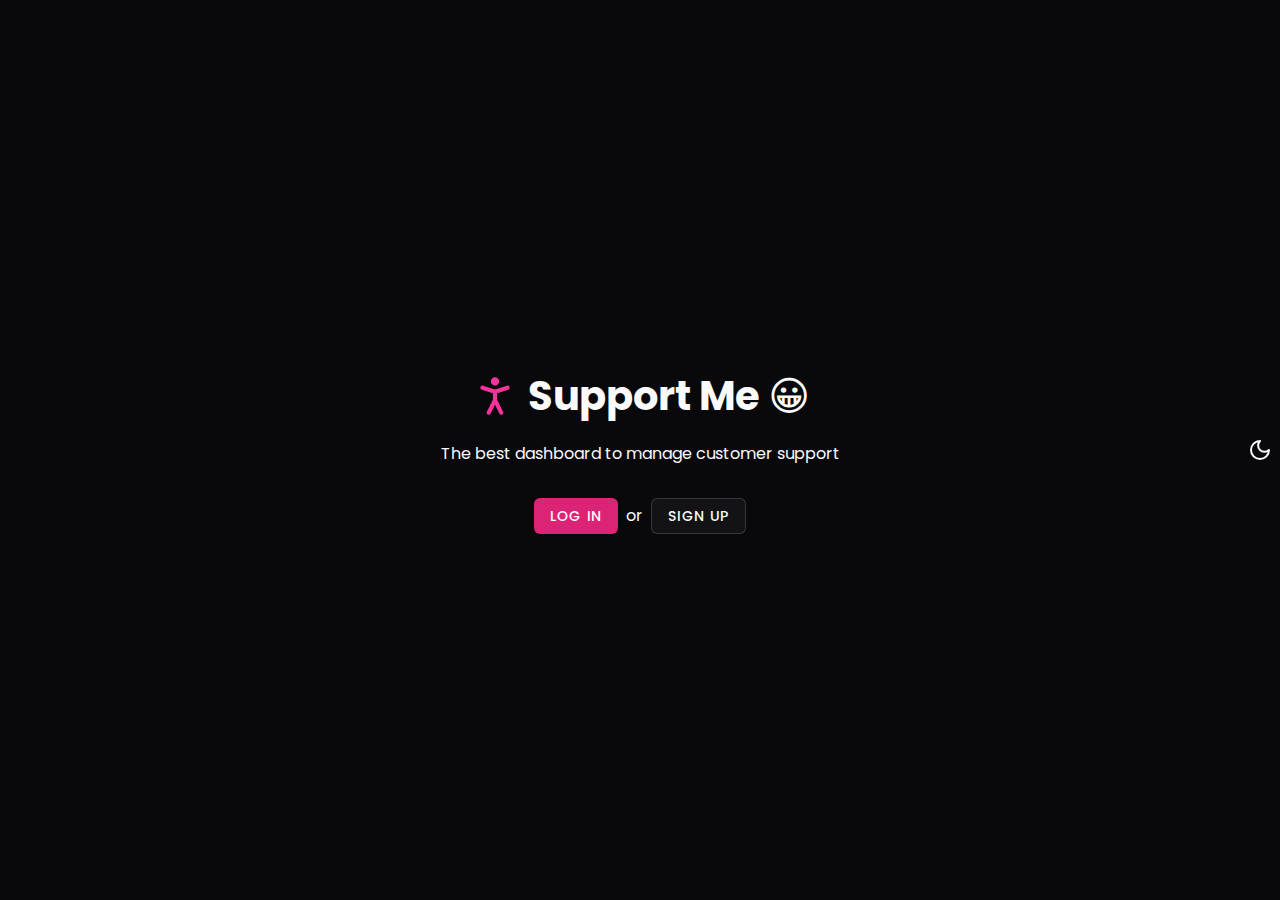
<file: index.html>
<!DOCTYPE html><html lang="en"><head><meta charSet="utf-8"/><meta name="viewport" content="width=device-width, initial-scale=1"/><link rel="stylesheet" href="/_next/static/css/3a85d18a78c5d701.css" data-precedence="next"/><link rel="preload" as="script" fetchPriority="low" href="/_next/static/chunks/webpack-b0d40b429a308867.js"/><script src="/_next/static/chunks/4bd1b696-d41b52fb6393b1d8.js" async=""></script><script src="/_next/static/chunks/684-0b0bb66ef4dd43c4.js" async=""></script><script src="/_next/static/chunks/main-app-c5552982daf16b08.js" async=""></script><script src="/_next/static/chunks/803-f1850c4d97f8b72b.js" async=""></script><script src="/_next/static/chunks/755-75436d8d8b5eec35.js" async=""></script><script src="/_next/static/chunks/613-8514875fc3dd69e1.js" async=""></script><script src="/_next/static/chunks/app/(logged-out)/layout-93a9ff64ae112030.js" async=""></script><script src="/_next/static/chunks/874-c79e14fd58c49771.js" async=""></script><script src="/_next/static/chunks/app/(logged-out)/page-704f370d7d45f214.js" async=""></script><title>Create Next App</title><meta name="description" content="Generated by create next app"/><link rel="icon" href="/favicon.ico" type="image/x-icon" sizes="16x16"/><script>document.querySelectorAll('body link[rel="icon"], body link[rel="apple-touch-icon"]').forEach(el => document.head.appendChild(el))</script><script src="/_next/static/chunks/polyfills-42372ed130431b0a.js" noModule=""></script></head><body class="__className_262dad dark"><div class="flex flex-col gap-4 min-h-screen items-center justify-center p-24"><h1 class="flex gap-2 items-center"> <svg xmlns="http://www.w3.org/2000/svg" width="50" height="50" viewBox="0 0 24 24" fill="none" stroke="currentColor" stroke-width="2" stroke-linecap="round" stroke-linejoin="round" class="lucide lucide-person-standing text-pink-500"><circle cx="12" cy="5" r="1"></circle><path d="m9 20 3-6 3 6"></path><path d="m6 8 6 2 6-2"></path><path d="M12 10v4"></path></svg> Support Me 😀</h1><p>The best dashboard to manage customer support</p><div class="flex gap-2 items-center mt-4"><a data-slot="button" class="tracking-wider uppercase inline-flex items-center justify-center gap-2 whitespace-nowrap rounded-md text-sm font-medium transition-all disabled:pointer-events-none disabled:opacity-50 [&amp;_svg]:pointer-events-none [&amp;_svg:not([class*=&#x27;size-&#x27;])]:size-4 shrink-0 [&amp;_svg]:shrink-0 outline-none focus-visible:border-ring focus-visible:ring-ring/50 focus-visible:ring-[3px] aria-invalid:ring-destructive/20 dark:aria-invalid:ring-destructive/40 aria-invalid:border-destructive bg-primary text-primary-foreground shadow-xs hover:bg-primary/90 h-9 px-4 py-2 has-[&gt;svg]:px-3" href="/login"> Log in </a><span> or </span><a data-slot="button" class="tracking-wider uppercase inline-flex items-center justify-center gap-2 whitespace-nowrap rounded-md text-sm font-medium transition-all disabled:pointer-events-none disabled:opacity-50 [&amp;_svg]:pointer-events-none [&amp;_svg:not([class*=&#x27;size-&#x27;])]:size-4 shrink-0 [&amp;_svg]:shrink-0 outline-none focus-visible:border-ring focus-visible:ring-ring/50 focus-visible:ring-[3px] aria-invalid:ring-destructive/20 dark:aria-invalid:ring-destructive/40 aria-invalid:border-destructive border bg-background shadow-xs hover:bg-accent hover:text-accent-foreground dark:bg-input/30 dark:border-input dark:hover:bg-input/50 h-9 px-4 py-2 has-[&gt;svg]:px-3" href="/sign-up"> Sign Up </a></div><!--$--><!--/$--><!--$--><!--/$--></div><button data-state="closed" data-slot="tooltip-trigger" class="fixed top-[calc(50%-12px)] right-2  cursor-pointer"><svg xmlns="http://www.w3.org/2000/svg" width="24" height="24" viewBox="0 0 24 24" fill="none" stroke="currentColor" stroke-width="2" stroke-linecap="round" stroke-linejoin="round" class="lucide lucide-moon"><path d="M12 3a6 6 0 0 0 9 9 9 9 0 1 1-9-9Z"></path></svg></button><script src="/_next/static/chunks/webpack-b0d40b429a308867.js" async=""></script><script>(self.__next_f=self.__next_f||[]).push([0])</script><script>self.__next_f.push([1,"1:\"$Sreact.fragment\"\n2:I[87555,[],\"\"]\n3:I[31295,[],\"\"]\n4:I[497,[\"803\",\"static/chunks/803-f1850c4d97f8b72b.js\",\"755\",\"static/chunks/755-75436d8d8b5eec35.js\",\"613\",\"static/chunks/613-8514875fc3dd69e1.js\",\"170\",\"static/chunks/app/(logged-out)/layout-93a9ff64ae112030.js\"],\"LightDarkToggle\"]\n5:I[6874,[\"874\",\"static/chunks/874-c79e14fd58c49771.js\",\"25\",\"static/chunks/app/(logged-out)/page-704f370d7d45f214.js\"],\"\"]\n6:I[59665,[],\"MetadataBoundary\"]\n8:I[59665,[],\"OutletBoundary\"]\nb:I[74911,[],\"AsyncMetadataOutlet\"]\nd:I[59665,[],\"ViewportBoundary\"]\nf:I[26614,[],\"\"]\n:HL[\"/_next/static/css/3a85d18a78c5d701.css\",\"style\"]\n"])</script><script>self.__next_f.push([1,"0:{\"P\":null,\"b\":\"A8vBBDvfVxkLWFuLOiAUV\",\"p\":\"\",\"c\":[\"\",\"\"],\"i\":false,\"f\":[[[\"\",{\"children\":[\"(logged-out)\",{\"children\":[\"__PAGE__\",{}]}]},\"$undefined\",\"$undefined\",true],[\"\",[\"$\",\"$1\",\"c\",{\"children\":[[[\"$\",\"link\",\"0\",{\"rel\":\"stylesheet\",\"href\":\"/_next/static/css/3a85d18a78c5d701.css\",\"precedence\":\"next\",\"crossOrigin\":\"$undefined\",\"nonce\":\"$undefined\"}]],[\"$\",\"html\",null,{\"lang\":\"en\",\"children\":[\"$\",\"body\",null,{\"className\":\"__className_262dad dark\",\"children\":[\"$\",\"$L2\",null,{\"parallelRouterKey\":\"children\",\"error\":\"$undefined\",\"errorStyles\":\"$undefined\",\"errorScripts\":\"$undefined\",\"template\":[\"$\",\"$L3\",null,{}],\"templateStyles\":\"$undefined\",\"templateScripts\":\"$undefined\",\"notFound\":[[[\"$\",\"title\",null,{\"children\":\"404: This page could not be found.\"}],[\"$\",\"div\",null,{\"style\":{\"fontFamily\":\"system-ui,\\\"Segoe UI\\\",Roboto,Helvetica,Arial,sans-serif,\\\"Apple Color Emoji\\\",\\\"Segoe UI Emoji\\\"\",\"height\":\"100vh\",\"textAlign\":\"center\",\"display\":\"flex\",\"flexDirection\":\"column\",\"alignItems\":\"center\",\"justifyContent\":\"center\"},\"children\":[\"$\",\"div\",null,{\"children\":[[\"$\",\"style\",null,{\"dangerouslySetInnerHTML\":{\"__html\":\"body{color:#000;background:#fff;margin:0}.next-error-h1{border-right:1px solid rgba(0,0,0,.3)}@media (prefers-color-scheme:dark){body{color:#fff;background:#000}.next-error-h1{border-right:1px solid rgba(255,255,255,.3)}}\"}}],[\"$\",\"h1\",null,{\"className\":\"next-error-h1\",\"style\":{\"display\":\"inline-block\",\"margin\":\"0 20px 0 0\",\"padding\":\"0 23px 0 0\",\"fontSize\":24,\"fontWeight\":500,\"verticalAlign\":\"top\",\"lineHeight\":\"49px\"},\"children\":404}],[\"$\",\"div\",null,{\"style\":{\"display\":\"inline-block\"},\"children\":[\"$\",\"h2\",null,{\"style\":{\"fontSize\":14,\"fontWeight\":400,\"lineHeight\":\"49px\",\"margin\":0},\"children\":\"This page could not be found.\"}]}]]}]}]],[]],\"forbidden\":\"$undefined\",\"unauthorized\":\"$undefined\"}]}]}]]}],{\"children\":[\"(logged-out)\",[\"$\",\"$1\",\"c\",{\"children\":[null,[[\"$\",\"div\",null,{\"className\":\"flex flex-col gap-4 min-h-screen items-center justify-center p-24\",\"children\":[\"$\",\"$L2\",null,{\"parallelRouterKey\":\"children\",\"error\":\"$undefined\",\"errorStyles\":\"$undefined\",\"errorScripts\":\"$undefined\",\"template\":[\"$\",\"$L3\",null,{}],\"templateStyles\":\"$undefined\",\"templateScripts\":\"$undefined\",\"notFound\":[[[\"$\",\"title\",null,{\"children\":\"404: This page could not be found.\"}],[\"$\",\"div\",null,{\"style\":\"$0:f:0:1:1:props:children:1:props:children:props:children:props:notFound:0:1:props:style\",\"children\":[\"$\",\"div\",null,{\"children\":[[\"$\",\"style\",null,{\"dangerouslySetInnerHTML\":{\"__html\":\"body{color:#000;background:#fff;margin:0}.next-error-h1{border-right:1px solid rgba(0,0,0,.3)}@media (prefers-color-scheme:dark){body{color:#fff;background:#000}.next-error-h1{border-right:1px solid rgba(255,255,255,.3)}}\"}}],[\"$\",\"h1\",null,{\"className\":\"next-error-h1\",\"style\":\"$0:f:0:1:1:props:children:1:props:children:props:children:props:notFound:0:1:props:children:props:children:1:props:style\",\"children\":404}],[\"$\",\"div\",null,{\"style\":\"$0:f:0:1:1:props:children:1:props:children:props:children:props:notFound:0:1:props:children:props:children:2:props:style\",\"children\":[\"$\",\"h2\",null,{\"style\":\"$0:f:0:1:1:props:children:1:props:children:props:children:props:notFound:0:1:props:children:props:children:2:props:children:props:style\",\"children\":\"This page could not be found.\"}]}]]}]}]],[]],\"forbidden\":\"$undefined\",\"unauthorized\":\"$undefined\"}]}],[\"$\",\"$L4\",null,{\"className\":\"fixed top-[calc(50%-12px)] right-2  cursor-pointer\"}]]]}],{\"children\":[\"__PAGE__\",[\"$\",\"$1\",\"c\",{\"children\":[[[\"$\",\"h1\",null,{\"className\":\"flex gap-2 items-center\",\"children\":[\" \",[\"$\",\"svg\",null,{\"ref\":\"$undefined\",\"xmlns\":\"http://www.w3.org/2000/svg\",\"width\":50,\"height\":50,\"viewBox\":\"0 0 24 24\",\"fill\":\"none\",\"stroke\":\"currentColor\",\"strokeWidth\":2,\"strokeLinecap\":\"round\",\"strokeLinejoin\":\"round\",\"className\":\"lucide lucide-person-standing text-pink-500\",\"children\":[[\"$\",\"circle\",\"gxeob9\",{\"cx\":\"12\",\"cy\":\"5\",\"r\":\"1\"}],[\"$\",\"path\",\"se2kox\",{\"d\":\"m9 20 3-6 3 6\"}],[\"$\",\"path\",\"4o3us4\",{\"d\":\"m6 8 6 2 6-2\"}],[\"$\",\"path\",\"1kjpxc\",{\"d\":\"M12 10v4\"}],\"$undefined\"]}],\" Support Me 😀\"]}],[\"$\",\"p\",null,{\"children\":\"The best dashboard to manage customer support\"}],[\"$\",\"div\",null,{\"className\":\"flex gap-2 items-center mt-4\",\"children\":[[\"$\",\"$L5\",null,{\"href\":\"/login\",\"children\":\" Log in \",\"data-slot\":\"button\",\"className\":\"tracking-wider uppercase inline-flex items-center justify-center gap-2 whitespace-nowrap rounded-md text-sm font-medium transition-all disabled:pointer-events-none disabled:opacity-50 [\u0026_svg]:pointer-events-none [\u0026_svg:not([class*='size-'])]:size-4 shrink-0 [\u0026_svg]:shrink-0 outline-none focus-visible:border-ring focus-visible:ring-ring/50 focus-visible:ring-[3px] aria-invalid:ring-destructive/20 dark:aria-invalid:ring-destructive/40 aria-invalid:border-destructive bg-primary text-primary-foreground shadow-xs hover:bg-primary/90 h-9 px-4 py-2 has-[\u003esvg]:px-3\",\"ref\":null}],[\"$\",\"span\",null,{\"children\":\" or \"}],[\"$\",\"$L5\",null,{\"href\":\"/sign-up\",\"children\":\" Sign Up \",\"data-slot\":\"button\",\"className\":\"tracking-wider uppercase inline-flex items-center justify-center gap-2 whitespace-nowrap rounded-md text-sm font-medium transition-all disabled:pointer-events-none disabled:opacity-50 [\u0026_svg]:pointer-events-none [\u0026_svg:not([class*='size-'])]:size-4 shrink-0 [\u0026_svg]:shrink-0 outline-none focus-visible:border-ring focus-visible:ring-ring/50 focus-visible:ring-[3px] aria-invalid:ring-destructive/20 dark:aria-invalid:ring-destructive/40 aria-invalid:border-destructive border bg-background shadow-xs hover:bg-accent hover:text-accent-foreground dark:bg-input/30 dark:border-input dark:hover:bg-input/50 h-9 px-4 py-2 has-[\u003esvg]:px-3\",\"ref\":null}]]}]],[\"$\",\"$L6\",null,{\"children\":\"$L7\"}],null,[\"$\",\"$L8\",null,{\"children\":[\"$L9\",\"$La\",[\"$\",\"$Lb\",null,{\"promise\":\"$@c\"}]]}]]}],{},null,false]},null,false]},null,false],[\"$\",\"$1\",\"h\",{\"children\":[null,[\"$\",\"$1\",\"ZZAf2veYSQ0kWCqpxq6hk\",{\"children\":[[\"$\",\"$Ld\",null,{\"children\":\"$Le\"}],null]}],null]}],false]],\"m\":\"$undefined\",\"G\":[\"$f\",\"$undefined\"],\"s\":false,\"S\":true}\n"])</script><script>self.__next_f.push([1,"10:\"$Sreact.suspense\"\n11:I[74911,[],\"AsyncMetadata\"]\n7:[\"$\",\"$10\",null,{\"fallback\":null,\"children\":[\"$\",\"$L11\",null,{\"promise\":\"$@12\"}]}]\n"])</script><script>self.__next_f.push([1,"a:null\n"])</script><script>self.__next_f.push([1,"e:[[\"$\",\"meta\",\"0\",{\"charSet\":\"utf-8\"}],[\"$\",\"meta\",\"1\",{\"name\":\"viewport\",\"content\":\"width=device-width, initial-scale=1\"}]]\n9:null\n"])</script><script>self.__next_f.push([1,"12:{\"metadata\":[[\"$\",\"title\",\"0\",{\"children\":\"Create Next App\"}],[\"$\",\"meta\",\"1\",{\"name\":\"description\",\"content\":\"Generated by create next app\"}],[\"$\",\"link\",\"2\",{\"rel\":\"icon\",\"href\":\"/favicon.ico\",\"type\":\"image/x-icon\",\"sizes\":\"16x16\"}]],\"error\":null,\"digest\":\"$undefined\"}\nc:{\"metadata\":\"$12:metadata\",\"error\":null,\"digest\":\"$undefined\"}\n"])</script></body></html>
</file>
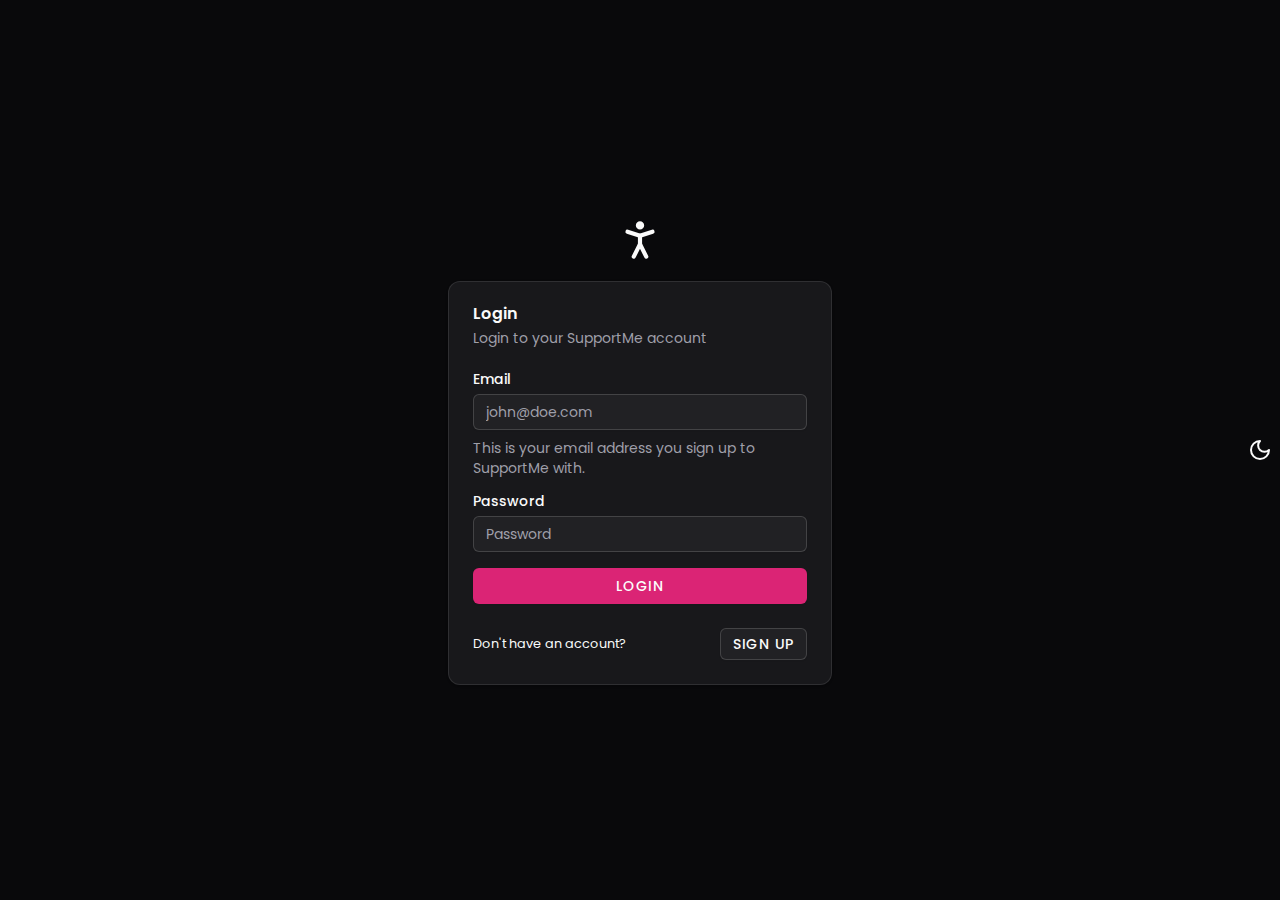
<file: login.html>
<!DOCTYPE html><html lang="en"><head><meta charSet="utf-8"/><meta name="viewport" content="width=device-width, initial-scale=1"/><link rel="stylesheet" href="/_next/static/css/3a85d18a78c5d701.css" data-precedence="next"/><link rel="preload" as="script" fetchPriority="low" href="/_next/static/chunks/webpack-b0d40b429a308867.js"/><script src="/_next/static/chunks/4bd1b696-d41b52fb6393b1d8.js" async=""></script><script src="/_next/static/chunks/684-0b0bb66ef4dd43c4.js" async=""></script><script src="/_next/static/chunks/main-app-c5552982daf16b08.js" async=""></script><script src="/_next/static/chunks/803-f1850c4d97f8b72b.js" async=""></script><script src="/_next/static/chunks/755-75436d8d8b5eec35.js" async=""></script><script src="/_next/static/chunks/613-8514875fc3dd69e1.js" async=""></script><script src="/_next/static/chunks/app/(logged-out)/layout-93a9ff64ae112030.js" async=""></script><script src="/_next/static/chunks/874-c79e14fd58c49771.js" async=""></script><script src="/_next/static/chunks/313-98bd9a245715e888.js" async=""></script><script src="/_next/static/chunks/app/(logged-out)/login/page-0b8b8f3ca04b2126.js" async=""></script><title>Create Next App</title><meta name="description" content="Generated by create next app"/><link rel="icon" href="/favicon.ico" type="image/x-icon" sizes="16x16"/><script>document.querySelectorAll('body link[rel="icon"], body link[rel="apple-touch-icon"]').forEach(el => document.head.appendChild(el))</script><script src="/_next/static/chunks/polyfills-42372ed130431b0a.js" noModule=""></script></head><body class="__className_262dad dark"><div class="flex flex-col gap-4 min-h-screen items-center justify-center p-24"><svg xmlns="http://www.w3.org/2000/svg" width="50" height="50" viewBox="0 0 24 24" fill="none" stroke="currentColor" stroke-width="2" stroke-linecap="round" stroke-linejoin="round" class="lucide lucide-person-standing"><circle cx="12" cy="5" r="1"></circle><path d="m9 20 3-6 3 6"></path><path d="m6 8 6 2 6-2"></path><path d="M12 10v4"></path></svg><div data-slot="card" class="bg-card text-card-foreground flex flex-col gap-6 rounded-xl border py-6 shadow-sm w-full max-w-sm"><div data-slot="card-header" class="@container/card-header grid auto-rows-min grid-rows-[auto_auto] items-start gap-1.5 px-6 has-data-[slot=card-action]:grid-cols-[1fr_auto] [.border-b]:pb-6"><div data-slot="card-title" class="leading-none font-semibold"> Login </div><div data-slot="card-description" class="text-muted-foreground text-sm">Login to your SupportMe account</div></div><div data-slot="card-content" class="px-6"><form class="flex flex-col gap-4"><div data-slot="form-item" class="grid gap-2"><label data-slot="form-label" class="flex items-center gap-2 text-sm leading-none font-medium select-none group-data-[disabled=true]:pointer-events-none group-data-[disabled=true]:opacity-50 peer-disabled:cursor-not-allowed peer-disabled:opacity-50 data-[error=true]:text-destructive" data-error="false" for="«R1kfdnb»-form-item">Email</label><input data-slot="form-control" class="file:text-foreground placeholder:text-muted-foreground selection:bg-primary selection:text-primary-foreground dark:bg-input/30 border-input flex h-9 w-full min-w-0 rounded-md border bg-transparent px-3 py-1 text-base shadow-xs transition-[color,box-shadow] outline-none file:inline-flex file:h-7 file:border-0 file:bg-transparent file:text-sm file:font-medium disabled:pointer-events-none disabled:cursor-not-allowed disabled:opacity-50 md:text-sm focus-visible:border-ring focus-visible:ring-ring/50 focus-visible:ring-[3px] aria-invalid:ring-destructive/20 dark:aria-invalid:ring-destructive/40 aria-invalid:border-destructive" placeholder="john@doe.com" id="«R1kfdnb»-form-item" aria-describedby="«R1kfdnb»-form-item-description" aria-invalid="false" name="email" value=""/><p data-slot="form-description" id="«R1kfdnb»-form-item-description" class="text-muted-foreground text-sm">This is your email address you sign up to SupportMe with.</p></div><div data-slot="form-item" class="grid gap-2"><label data-slot="form-label" class="flex items-center gap-2 text-sm leading-none font-medium select-none group-data-[disabled=true]:pointer-events-none group-data-[disabled=true]:opacity-50 peer-disabled:cursor-not-allowed peer-disabled:opacity-50 data-[error=true]:text-destructive" data-error="false" for="«R2kfdnb»-form-item">Password</label><input type="password" data-slot="form-control" class="file:text-foreground placeholder:text-muted-foreground selection:bg-primary selection:text-primary-foreground dark:bg-input/30 border-input flex h-9 w-full min-w-0 rounded-md border bg-transparent px-3 py-1 text-base shadow-xs transition-[color,box-shadow] outline-none file:inline-flex file:h-7 file:border-0 file:bg-transparent file:text-sm file:font-medium disabled:pointer-events-none disabled:cursor-not-allowed disabled:opacity-50 md:text-sm focus-visible:border-ring focus-visible:ring-ring/50 focus-visible:ring-[3px] aria-invalid:ring-destructive/20 dark:aria-invalid:ring-destructive/40 aria-invalid:border-destructive" placeholder="Password" id="«R2kfdnb»-form-item" aria-describedby="«R2kfdnb»-form-item-description" aria-invalid="false" name="password" value=""/></div><button data-slot="button" class="tracking-wider uppercase inline-flex items-center justify-center gap-2 whitespace-nowrap rounded-md text-sm font-medium transition-all disabled:pointer-events-none disabled:opacity-50 [&amp;_svg]:pointer-events-none [&amp;_svg:not([class*=&#x27;size-&#x27;])]:size-4 shrink-0 [&amp;_svg]:shrink-0 outline-none focus-visible:border-ring focus-visible:ring-ring/50 focus-visible:ring-[3px] aria-invalid:ring-destructive/20 dark:aria-invalid:ring-destructive/40 aria-invalid:border-destructive bg-primary text-primary-foreground shadow-xs hover:bg-primary/90 h-9 px-4 py-2 has-[&gt;svg]:px-3" type="submit">Login</button></form></div><div data-slot="card-footer" class="flex items-center px-6 [.border-t]:pt-6 justify-between"><small> <!-- -->Don&#x27;t have an account?<!-- --> </small><a data-slot="button" class="tracking-wider uppercase inline-flex items-center justify-center whitespace-nowrap text-sm font-medium transition-all disabled:pointer-events-none disabled:opacity-50 [&amp;_svg]:pointer-events-none [&amp;_svg:not([class*=&#x27;size-&#x27;])]:size-4 shrink-0 [&amp;_svg]:shrink-0 outline-none focus-visible:border-ring focus-visible:ring-ring/50 focus-visible:ring-[3px] aria-invalid:ring-destructive/20 dark:aria-invalid:ring-destructive/40 aria-invalid:border-destructive border bg-background shadow-xs hover:bg-accent hover:text-accent-foreground dark:bg-input/30 dark:border-input dark:hover:bg-input/50 h-8 rounded-md gap-1.5 px-3 has-[&gt;svg]:px-2.5" href="/sign-up">Sign Up</a></div></div><!--$--><!--/$--><!--$--><!--/$--></div><button data-state="closed" data-slot="tooltip-trigger" class="fixed top-[calc(50%-12px)] right-2  cursor-pointer"><svg xmlns="http://www.w3.org/2000/svg" width="24" height="24" viewBox="0 0 24 24" fill="none" stroke="currentColor" stroke-width="2" stroke-linecap="round" stroke-linejoin="round" class="lucide lucide-moon"><path d="M12 3a6 6 0 0 0 9 9 9 9 0 1 1-9-9Z"></path></svg></button><script src="/_next/static/chunks/webpack-b0d40b429a308867.js" async=""></script><script>(self.__next_f=self.__next_f||[]).push([0])</script><script>self.__next_f.push([1,"1:\"$Sreact.fragment\"\n2:I[87555,[],\"\"]\n3:I[31295,[],\"\"]\n4:I[497,[\"803\",\"static/chunks/803-f1850c4d97f8b72b.js\",\"755\",\"static/chunks/755-75436d8d8b5eec35.js\",\"613\",\"static/chunks/613-8514875fc3dd69e1.js\",\"170\",\"static/chunks/app/(logged-out)/layout-93a9ff64ae112030.js\"],\"LightDarkToggle\"]\n5:I[90894,[],\"ClientPageRoot\"]\n6:I[68710,[\"803\",\"static/chunks/803-f1850c4d97f8b72b.js\",\"874\",\"static/chunks/874-c79e14fd58c49771.js\",\"313\",\"static/chunks/313-98bd9a245715e888.js\",\"871\",\"static/chunks/app/(logged-out)/login/page-0b8b8f3ca04b2126.js\"],\"default\"]\n9:I[59665,[],\"MetadataBoundary\"]\nb:I[59665,[],\"OutletBoundary\"]\ne:I[74911,[],\"AsyncMetadataOutlet\"]\n10:I[59665,[],\"ViewportBoundary\"]\n12:I[26614,[],\"\"]\n:HL[\"/_next/static/css/3a85d18a78c5d701.css\",\"style\"]\n"])</script><script>self.__next_f.push([1,"0:{\"P\":null,\"b\":\"A8vBBDvfVxkLWFuLOiAUV\",\"p\":\"\",\"c\":[\"\",\"login\"],\"i\":false,\"f\":[[[\"\",{\"children\":[\"(logged-out)\",{\"children\":[\"login\",{\"children\":[\"__PAGE__\",{}]}]}]},\"$undefined\",\"$undefined\",true],[\"\",[\"$\",\"$1\",\"c\",{\"children\":[[[\"$\",\"link\",\"0\",{\"rel\":\"stylesheet\",\"href\":\"/_next/static/css/3a85d18a78c5d701.css\",\"precedence\":\"next\",\"crossOrigin\":\"$undefined\",\"nonce\":\"$undefined\"}]],[\"$\",\"html\",null,{\"lang\":\"en\",\"children\":[\"$\",\"body\",null,{\"className\":\"__className_262dad dark\",\"children\":[\"$\",\"$L2\",null,{\"parallelRouterKey\":\"children\",\"error\":\"$undefined\",\"errorStyles\":\"$undefined\",\"errorScripts\":\"$undefined\",\"template\":[\"$\",\"$L3\",null,{}],\"templateStyles\":\"$undefined\",\"templateScripts\":\"$undefined\",\"notFound\":[[[\"$\",\"title\",null,{\"children\":\"404: This page could not be found.\"}],[\"$\",\"div\",null,{\"style\":{\"fontFamily\":\"system-ui,\\\"Segoe UI\\\",Roboto,Helvetica,Arial,sans-serif,\\\"Apple Color Emoji\\\",\\\"Segoe UI Emoji\\\"\",\"height\":\"100vh\",\"textAlign\":\"center\",\"display\":\"flex\",\"flexDirection\":\"column\",\"alignItems\":\"center\",\"justifyContent\":\"center\"},\"children\":[\"$\",\"div\",null,{\"children\":[[\"$\",\"style\",null,{\"dangerouslySetInnerHTML\":{\"__html\":\"body{color:#000;background:#fff;margin:0}.next-error-h1{border-right:1px solid rgba(0,0,0,.3)}@media (prefers-color-scheme:dark){body{color:#fff;background:#000}.next-error-h1{border-right:1px solid rgba(255,255,255,.3)}}\"}}],[\"$\",\"h1\",null,{\"className\":\"next-error-h1\",\"style\":{\"display\":\"inline-block\",\"margin\":\"0 20px 0 0\",\"padding\":\"0 23px 0 0\",\"fontSize\":24,\"fontWeight\":500,\"verticalAlign\":\"top\",\"lineHeight\":\"49px\"},\"children\":404}],[\"$\",\"div\",null,{\"style\":{\"display\":\"inline-block\"},\"children\":[\"$\",\"h2\",null,{\"style\":{\"fontSize\":14,\"fontWeight\":400,\"lineHeight\":\"49px\",\"margin\":0},\"children\":\"This page could not be found.\"}]}]]}]}]],[]],\"forbidden\":\"$undefined\",\"unauthorized\":\"$undefined\"}]}]}]]}],{\"children\":[\"(logged-out)\",[\"$\",\"$1\",\"c\",{\"children\":[null,[[\"$\",\"div\",null,{\"className\":\"flex flex-col gap-4 min-h-screen items-center justify-center p-24\",\"children\":[\"$\",\"$L2\",null,{\"parallelRouterKey\":\"children\",\"error\":\"$undefined\",\"errorStyles\":\"$undefined\",\"errorScripts\":\"$undefined\",\"template\":[\"$\",\"$L3\",null,{}],\"templateStyles\":\"$undefined\",\"templateScripts\":\"$undefined\",\"notFound\":[[[\"$\",\"title\",null,{\"children\":\"404: This page could not be found.\"}],[\"$\",\"div\",null,{\"style\":\"$0:f:0:1:1:props:children:1:props:children:props:children:props:notFound:0:1:props:style\",\"children\":[\"$\",\"div\",null,{\"children\":[[\"$\",\"style\",null,{\"dangerouslySetInnerHTML\":{\"__html\":\"body{color:#000;background:#fff;margin:0}.next-error-h1{border-right:1px solid rgba(0,0,0,.3)}@media (prefers-color-scheme:dark){body{color:#fff;background:#000}.next-error-h1{border-right:1px solid rgba(255,255,255,.3)}}\"}}],[\"$\",\"h1\",null,{\"className\":\"next-error-h1\",\"style\":\"$0:f:0:1:1:props:children:1:props:children:props:children:props:notFound:0:1:props:children:props:children:1:props:style\",\"children\":404}],[\"$\",\"div\",null,{\"style\":\"$0:f:0:1:1:props:children:1:props:children:props:children:props:notFound:0:1:props:children:props:children:2:props:style\",\"children\":[\"$\",\"h2\",null,{\"style\":\"$0:f:0:1:1:props:children:1:props:children:props:children:props:notFound:0:1:props:children:props:children:2:props:children:props:style\",\"children\":\"This page could not be found.\"}]}]]}]}]],[]],\"forbidden\":\"$undefined\",\"unauthorized\":\"$undefined\"}]}],[\"$\",\"$L4\",null,{\"className\":\"fixed top-[calc(50%-12px)] right-2  cursor-pointer\"}]]]}],{\"children\":[\"login\",[\"$\",\"$1\",\"c\",{\"children\":[null,[\"$\",\"$L2\",null,{\"parallelRouterKey\":\"children\",\"error\":\"$undefined\",\"errorStyles\":\"$undefined\",\"errorScripts\":\"$undefined\",\"template\":[\"$\",\"$L3\",null,{}],\"templateStyles\":\"$undefined\",\"templateScripts\":\"$undefined\",\"notFound\":\"$undefined\",\"forbidden\":\"$undefined\",\"unauthorized\":\"$undefined\"}]]}],{\"children\":[\"__PAGE__\",[\"$\",\"$1\",\"c\",{\"children\":[[\"$\",\"$L5\",null,{\"Component\":\"$6\",\"searchParams\":{},\"params\":{},\"promises\":[\"$@7\",\"$@8\"]}],[\"$\",\"$L9\",null,{\"children\":\"$La\"}],null,[\"$\",\"$Lb\",null,{\"children\":[\"$Lc\",\"$Ld\",[\"$\",\"$Le\",null,{\"promise\":\"$@f\"}]]}]]}],{},null,false]},null,false]},null,false]},null,false],[\"$\",\"$1\",\"h\",{\"children\":[null,[\"$\",\"$1\",\"cbtHwsW4cUcKMQURSzFP_\",{\"children\":[[\"$\",\"$L10\",null,{\"children\":\"$L11\"}],null]}],null]}],false]],\"m\":\"$undefined\",\"G\":[\"$12\",\"$undefined\"],\"s\":false,\"S\":true}\n"])</script><script>self.__next_f.push([1,"13:\"$Sreact.suspense\"\n14:I[74911,[],\"AsyncMetadata\"]\n7:{}\n8:{}\na:[\"$\",\"$13\",null,{\"fallback\":null,\"children\":[\"$\",\"$L14\",null,{\"promise\":\"$@15\"}]}]\n"])</script><script>self.__next_f.push([1,"d:null\n"])</script><script>self.__next_f.push([1,"11:[[\"$\",\"meta\",\"0\",{\"charSet\":\"utf-8\"}],[\"$\",\"meta\",\"1\",{\"name\":\"viewport\",\"content\":\"width=device-width, initial-scale=1\"}]]\nc:null\n"])</script><script>self.__next_f.push([1,"15:{\"metadata\":[[\"$\",\"title\",\"0\",{\"children\":\"Create Next App\"}],[\"$\",\"meta\",\"1\",{\"name\":\"description\",\"content\":\"Generated by create next app\"}],[\"$\",\"link\",\"2\",{\"rel\":\"icon\",\"href\":\"/favicon.ico\",\"type\":\"image/x-icon\",\"sizes\":\"16x16\"}]],\"error\":null,\"digest\":\"$undefined\"}\nf:{\"metadata\":\"$15:metadata\",\"error\":null,\"digest\":\"$undefined\"}\n"])</script></body></html>
</file>
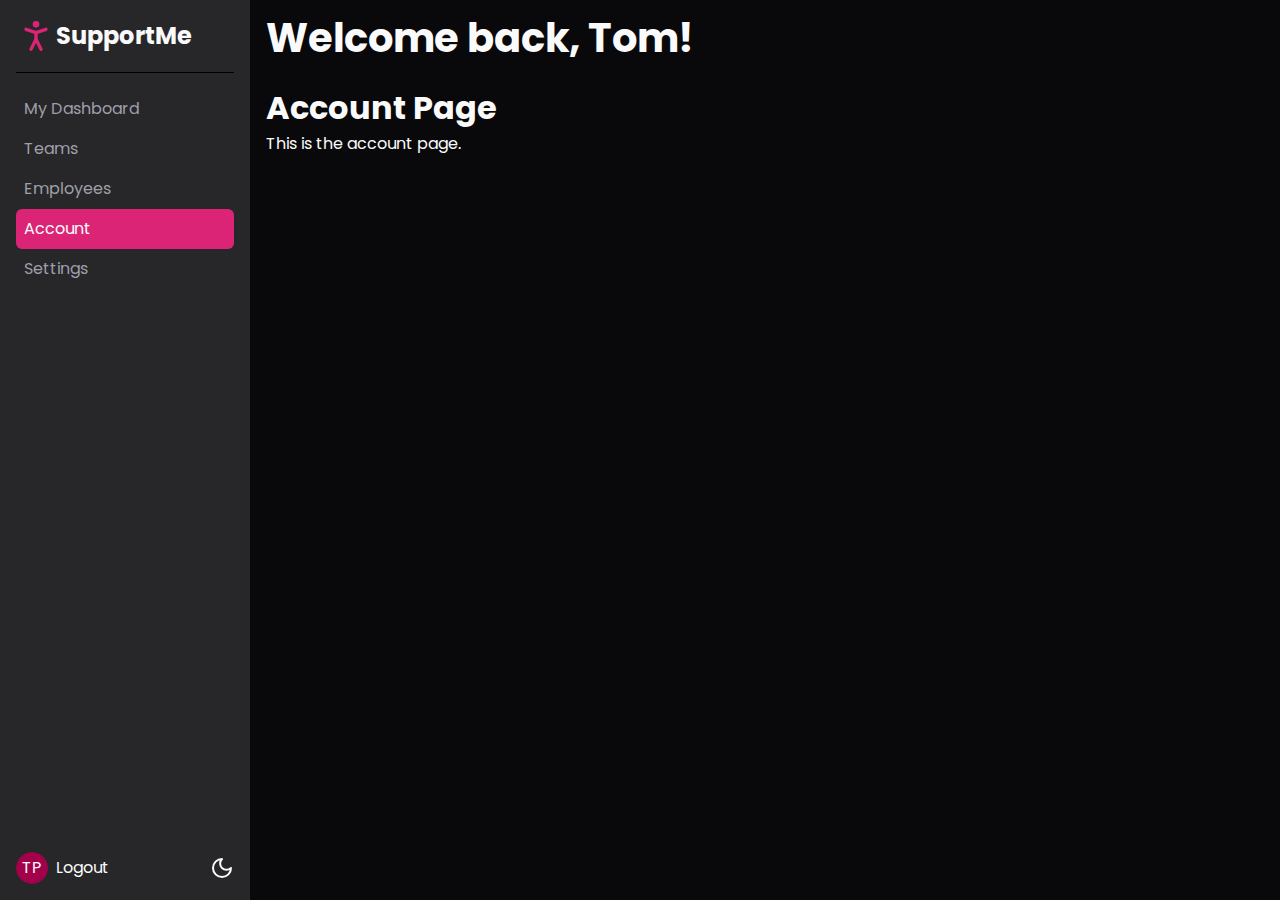
<file: dashboard/account.html>
<!DOCTYPE html><html lang="en"><head><meta charSet="utf-8"/><meta name="viewport" content="width=device-width, initial-scale=1"/><link rel="stylesheet" href="/_next/static/css/3a85d18a78c5d701.css" data-precedence="next"/><link rel="preload" as="script" fetchPriority="low" href="/_next/static/chunks/webpack-b0d40b429a308867.js"/><script src="/_next/static/chunks/4bd1b696-d41b52fb6393b1d8.js" async=""></script><script src="/_next/static/chunks/684-0b0bb66ef4dd43c4.js" async=""></script><script src="/_next/static/chunks/main-app-c5552982daf16b08.js" async=""></script><script src="/_next/static/chunks/803-f1850c4d97f8b72b.js" async=""></script><script src="/_next/static/chunks/874-c79e14fd58c49771.js" async=""></script><script src="/_next/static/chunks/755-75436d8d8b5eec35.js" async=""></script><script src="/_next/static/chunks/613-8514875fc3dd69e1.js" async=""></script><script src="/_next/static/chunks/app/dashboard/layout-d2c9102a5205cdaf.js" async=""></script><script src="/_next/static/chunks/808-620b469d811d0829.js" async=""></script><script src="/_next/static/chunks/app/dashboard/page-a97a2770a650ef59.js" async=""></script><title>Create Next App</title><meta name="description" content="Generated by create next app"/><link rel="icon" href="/favicon.ico" type="image/x-icon" sizes="16x16"/><script>document.querySelectorAll('body link[rel="icon"], body link[rel="apple-touch-icon"]').forEach(el => document.head.appendChild(el))</script><script src="/_next/static/chunks/polyfills-42372ed130431b0a.js" noModule=""></script></head><body class="__className_262dad dark"><div class="grid grid-cols-[250px_1fr] h-screen"><nav class="bg-muted overflow-auto p-4 flex flex-col"><header class="border-b dark:border-b-black border-b-zinc-300 pb-4"><h4 class="flex items-center"><svg xmlns="http://www.w3.org/2000/svg" width="40" height="40" viewBox="0 0 24 24" fill="none" stroke="currentColor" stroke-width="2" stroke-linecap="round" stroke-linejoin="round" class="lucide lucide-person-standing text-primary"><circle cx="12" cy="5" r="1"></circle><path d="m9 20 3-6 3 6"></path><path d="m6 8 6 2 6-2"></path><path d="M12 10v4"></path></svg> SupportMe</h4></header><ul class="py-4 grow"><li><a class="block p-2 hover:bg-white dark:hover:bg-zinc-700 rounded-md text-muted-foreground hover:text-foreground" href="/dashboard">My Dashboard</a></li><li><a class="block p-2 hover:bg-white dark:hover:bg-zinc-700 rounded-md text-muted-foreground hover:text-foreground" href="/dashboard/teams">Teams</a></li><li><a class="block p-2 hover:bg-white dark:hover:bg-zinc-700 rounded-md text-muted-foreground hover:text-foreground" href="/dashboard/employees">Employees</a></li><li><a class="block p-2 dark:hover:bg-zinc-700 rounded-md bg-primary hover:bg-primary dark:bg-primary hover:text-primary-foreground text-primary-foreground" href="/dashboard/account">Account</a></li><li><a class="block p-2 hover:bg-white dark:hover:bg-zinc-700 rounded-md text-muted-foreground hover:text-foreground" href="/dashboard/settings">Settings</a></li></ul><footer class="flex gap-2 items-center"><span data-slot="avatar" class="relative flex size-8 shrink-0 overflow-hidden rounded-full"><span data-slot="avatar-fallback" class="flex size-full items-center justify-center rounded-full bg-pink-300 dark:bg-pink-800">TP</span></span><a class="hover:underline" href="/">Logout</a><button data-state="closed" data-slot="tooltip-trigger" class="ml-auto"><svg xmlns="http://www.w3.org/2000/svg" width="24" height="24" viewBox="0 0 24 24" fill="none" stroke="currentColor" stroke-width="2" stroke-linecap="round" stroke-linejoin="round" class="lucide lucide-moon"><path d="M12 3a6 6 0 0 0 9 9 9 9 0 1 1-9-9Z"></path></svg></button></footer></nav><div class="overflow-auto py-2 px-4"><h1 class="pb-4">Welcome back, Tom!</h1><div><h2>Account Page</h2><p>This is the account page.</p></div><!--$--><!--/$--><!--$--><!--/$--></div></div><script src="/_next/static/chunks/webpack-b0d40b429a308867.js" async=""></script><script>(self.__next_f=self.__next_f||[]).push([0])</script><script>self.__next_f.push([1,"1:\"$Sreact.fragment\"\n2:I[87555,[],\"\"]\n3:I[31295,[],\"\"]\n4:I[93448,[\"803\",\"static/chunks/803-f1850c4d97f8b72b.js\",\"874\",\"static/chunks/874-c79e14fd58c49771.js\",\"755\",\"static/chunks/755-75436d8d8b5eec35.js\",\"613\",\"static/chunks/613-8514875fc3dd69e1.js\",\"954\",\"static/chunks/app/dashboard/layout-d2c9102a5205cdaf.js\"],\"default\"]\n5:I[69663,[\"803\",\"static/chunks/803-f1850c4d97f8b72b.js\",\"874\",\"static/chunks/874-c79e14fd58c49771.js\",\"755\",\"static/chunks/755-75436d8d8b5eec35.js\",\"613\",\"static/chunks/613-8514875fc3dd69e1.js\",\"808\",\"static/chunks/808-620b469d811d0829.js\",\"105\",\"static/chunks/app/dashboard/page-a97a2770a650ef59.js\"],\"Avatar\"]\n6:I[69663,[\"803\",\"static/chunks/803-f1850c4d97f8b72b.js\",\"874\",\"static/chunks/874-c79e14fd58c49771.js\",\"755\",\"static/chunks/755-75436d8d8b5eec35.js\",\"613\",\"static/chunks/613-8514875fc3dd69e1.js\",\"808\",\"static/chunks/808-620b469d811d0829.js\",\"105\",\"static/chunks/app/dashboard/page-a97a2770a650ef59.js\"],\"AvatarFallback\"]\n7:I[6874,[\"803\",\"static/chunks/803-f1850c4d97f8b72b.js\",\"874\",\"static/chunks/874-c79e14fd58c49771.js\",\"755\",\"static/chunks/755-75436d8d8b5eec35.js\",\"613\",\"static/chunks/613-8514875fc3dd69e1.js\",\"808\",\"static/chunks/808-620b469d811d0829.js\",\"105\",\"static/chunks/app/dashboard/page-a97a2770a650ef59.js\"],\"\"]\n8:I[497,[\"803\",\"static/chunks/803-f1850c4d97f8b72b.js\",\"874\",\"static/chunks/874-c79e14fd58c49771.js\",\"755\",\"static/chunks/755-75436d8d8b5eec35.js\",\"613\",\"static/chunks/613-8514875fc3dd69e1.js\",\"954\",\"static/chunks/app/dashboard/layout-d2c9102a5205cdaf.js\"],\"LightDarkToggle\"]\n9:I[59665,[],\"MetadataBoundary\"]\nb:I[59665,[],\"OutletBoundary\"]\ne:I[74911,[],\"AsyncMetadataOutlet\"]\n10:I[59665,[],\"ViewportBoundary\"]\n12:I[26614,[],\"\"]\n:HL[\"/_next/static/css/3a85d18a78c5d701.css\",\"style\"]\n"])</script><script>self.__next_f.push([1,"0:{\"P\":null,\"b\":\"A8vBBDvfVxkLWFuLOiAUV\",\"p\":\"\",\"c\":[\"\",\"dashboard\",\"account\"],\"i\":false,\"f\":[[[\"\",{\"children\":[\"dashboard\",{\"children\":[\"account\",{\"children\":[\"__PAGE__\",{}]}]}]},\"$undefined\",\"$undefined\",true],[\"\",[\"$\",\"$1\",\"c\",{\"children\":[[[\"$\",\"link\",\"0\",{\"rel\":\"stylesheet\",\"href\":\"/_next/static/css/3a85d18a78c5d701.css\",\"precedence\":\"next\",\"crossOrigin\":\"$undefined\",\"nonce\":\"$undefined\"}]],[\"$\",\"html\",null,{\"lang\":\"en\",\"children\":[\"$\",\"body\",null,{\"className\":\"__className_262dad dark\",\"children\":[\"$\",\"$L2\",null,{\"parallelRouterKey\":\"children\",\"error\":\"$undefined\",\"errorStyles\":\"$undefined\",\"errorScripts\":\"$undefined\",\"template\":[\"$\",\"$L3\",null,{}],\"templateStyles\":\"$undefined\",\"templateScripts\":\"$undefined\",\"notFound\":[[[\"$\",\"title\",null,{\"children\":\"404: This page could not be found.\"}],[\"$\",\"div\",null,{\"style\":{\"fontFamily\":\"system-ui,\\\"Segoe UI\\\",Roboto,Helvetica,Arial,sans-serif,\\\"Apple Color Emoji\\\",\\\"Segoe UI Emoji\\\"\",\"height\":\"100vh\",\"textAlign\":\"center\",\"display\":\"flex\",\"flexDirection\":\"column\",\"alignItems\":\"center\",\"justifyContent\":\"center\"},\"children\":[\"$\",\"div\",null,{\"children\":[[\"$\",\"style\",null,{\"dangerouslySetInnerHTML\":{\"__html\":\"body{color:#000;background:#fff;margin:0}.next-error-h1{border-right:1px solid rgba(0,0,0,.3)}@media (prefers-color-scheme:dark){body{color:#fff;background:#000}.next-error-h1{border-right:1px solid rgba(255,255,255,.3)}}\"}}],[\"$\",\"h1\",null,{\"className\":\"next-error-h1\",\"style\":{\"display\":\"inline-block\",\"margin\":\"0 20px 0 0\",\"padding\":\"0 23px 0 0\",\"fontSize\":24,\"fontWeight\":500,\"verticalAlign\":\"top\",\"lineHeight\":\"49px\"},\"children\":404}],[\"$\",\"div\",null,{\"style\":{\"display\":\"inline-block\"},\"children\":[\"$\",\"h2\",null,{\"style\":{\"fontSize\":14,\"fontWeight\":400,\"lineHeight\":\"49px\",\"margin\":0},\"children\":\"This page could not be found.\"}]}]]}]}]],[]],\"forbidden\":\"$undefined\",\"unauthorized\":\"$undefined\"}]}]}]]}],{\"children\":[\"dashboard\",[\"$\",\"$1\",\"c\",{\"children\":[null,[\"$\",\"div\",null,{\"className\":\"grid grid-cols-[250px_1fr] h-screen\",\"children\":[[\"$\",\"nav\",null,{\"className\":\"bg-muted overflow-auto p-4 flex flex-col\",\"children\":[[\"$\",\"header\",null,{\"className\":\"border-b dark:border-b-black border-b-zinc-300 pb-4\",\"children\":[\"$\",\"h4\",null,{\"className\":\"flex items-center\",\"children\":[[\"$\",\"svg\",null,{\"ref\":\"$undefined\",\"xmlns\":\"http://www.w3.org/2000/svg\",\"width\":40,\"height\":40,\"viewBox\":\"0 0 24 24\",\"fill\":\"none\",\"stroke\":\"currentColor\",\"strokeWidth\":2,\"strokeLinecap\":\"round\",\"strokeLinejoin\":\"round\",\"className\":\"lucide lucide-person-standing text-primary\",\"children\":[[\"$\",\"circle\",\"gxeob9\",{\"cx\":\"12\",\"cy\":\"5\",\"r\":\"1\"}],[\"$\",\"path\",\"se2kox\",{\"d\":\"m9 20 3-6 3 6\"}],[\"$\",\"path\",\"4o3us4\",{\"d\":\"m6 8 6 2 6-2\"}],[\"$\",\"path\",\"1kjpxc\",{\"d\":\"M12 10v4\"}],\"$undefined\"]}],\" SupportMe\"]}]}],[\"$\",\"ul\",null,{\"className\":\"py-4 grow\",\"children\":[[\"$\",\"$L4\",null,{\"href\":\"/dashboard\",\"children\":\"My Dashboard\"}],[\"$\",\"$L4\",null,{\"href\":\"/dashboard/teams\",\"children\":\"Teams\"}],[\"$\",\"$L4\",null,{\"href\":\"/dashboard/employees\",\"children\":\"Employees\"}],[\"$\",\"$L4\",null,{\"href\":\"/dashboard/account\",\"children\":\"Account\"}],[\"$\",\"$L4\",null,{\"href\":\"/dashboard/settings\",\"children\":\"Settings\"}]]}],[\"$\",\"footer\",null,{\"className\":\"flex gap-2 items-center\",\"children\":[[\"$\",\"$L5\",null,{\"children\":[\"$\",\"$L6\",null,{\"className\":\"bg-pink-300 dark:bg-pink-800\",\"children\":\"TP\"}]}],[\"$\",\"$L7\",null,{\"href\":\"/\",\"className\":\"hover:underline\",\"children\":\"Logout\"}],[\"$\",\"$L8\",null,{\"className\":\"ml-auto\"}]]}]]}],[\"$\",\"div\",null,{\"className\":\"overflow-auto py-2 px-4\",\"children\":[[\"$\",\"h1\",null,{\"className\":\"pb-4\",\"children\":\"Welcome back, Tom!\"}],[\"$\",\"$L2\",null,{\"parallelRouterKey\":\"children\",\"error\":\"$undefined\",\"errorStyles\":\"$undefined\",\"errorScripts\":\"$undefined\",\"template\":[\"$\",\"$L3\",null,{}],\"templateStyles\":\"$undefined\",\"templateScripts\":\"$undefined\",\"notFound\":\"$undefined\",\"forbidden\":\"$undefined\",\"unauthorized\":\"$undefined\"}]]}]]}]]}],{\"children\":[\"account\",[\"$\",\"$1\",\"c\",{\"children\":[null,[\"$\",\"$L2\",null,{\"parallelRouterKey\":\"children\",\"error\":\"$undefined\",\"errorStyles\":\"$undefined\",\"errorScripts\":\"$undefined\",\"template\":[\"$\",\"$L3\",null,{}],\"templateStyles\":\"$undefined\",\"templateScripts\":\"$undefined\",\"notFound\":\"$undefined\",\"forbidden\":\"$undefined\",\"unauthorized\":\"$undefined\"}]]}],{\"children\":[\"__PAGE__\",[\"$\",\"$1\",\"c\",{\"children\":[[\"$\",\"div\",null,{\"children\":[[\"$\",\"h2\",null,{\"children\":\"Account Page\"}],[\"$\",\"p\",null,{\"children\":\"This is the account page.\"}]]}],[\"$\",\"$L9\",null,{\"children\":\"$La\"}],null,[\"$\",\"$Lb\",null,{\"children\":[\"$Lc\",\"$Ld\",[\"$\",\"$Le\",null,{\"promise\":\"$@f\"}]]}]]}],{},null,false]},null,false]},null,false]},null,false],[\"$\",\"$1\",\"h\",{\"children\":[null,[\"$\",\"$1\",\"h3yroFzwJa99K5IIGfbFy\",{\"children\":[[\"$\",\"$L10\",null,{\"children\":\"$L11\"}],null]}],null]}],false]],\"m\":\"$undefined\",\"G\":[\"$12\",\"$undefined\"],\"s\":false,\"S\":true}\n"])</script><script>self.__next_f.push([1,"13:\"$Sreact.suspense\"\n14:I[74911,[],\"AsyncMetadata\"]\na:[\"$\",\"$13\",null,{\"fallback\":null,\"children\":[\"$\",\"$L14\",null,{\"promise\":\"$@15\"}]}]\n"])</script><script>self.__next_f.push([1,"d:null\n"])</script><script>self.__next_f.push([1,"11:[[\"$\",\"meta\",\"0\",{\"charSet\":\"utf-8\"}],[\"$\",\"meta\",\"1\",{\"name\":\"viewport\",\"content\":\"width=device-width, initial-scale=1\"}]]\nc:null\n"])</script><script>self.__next_f.push([1,"15:{\"metadata\":[[\"$\",\"title\",\"0\",{\"children\":\"Create Next App\"}],[\"$\",\"meta\",\"1\",{\"name\":\"description\",\"content\":\"Generated by create next app\"}],[\"$\",\"link\",\"2\",{\"rel\":\"icon\",\"href\":\"/favicon.ico\",\"type\":\"image/x-icon\",\"sizes\":\"16x16\"}]],\"error\":null,\"digest\":\"$undefined\"}\nf:{\"metadata\":\"$15:metadata\",\"error\":null,\"digest\":\"$undefined\"}\n"])</script></body></html>
</file>
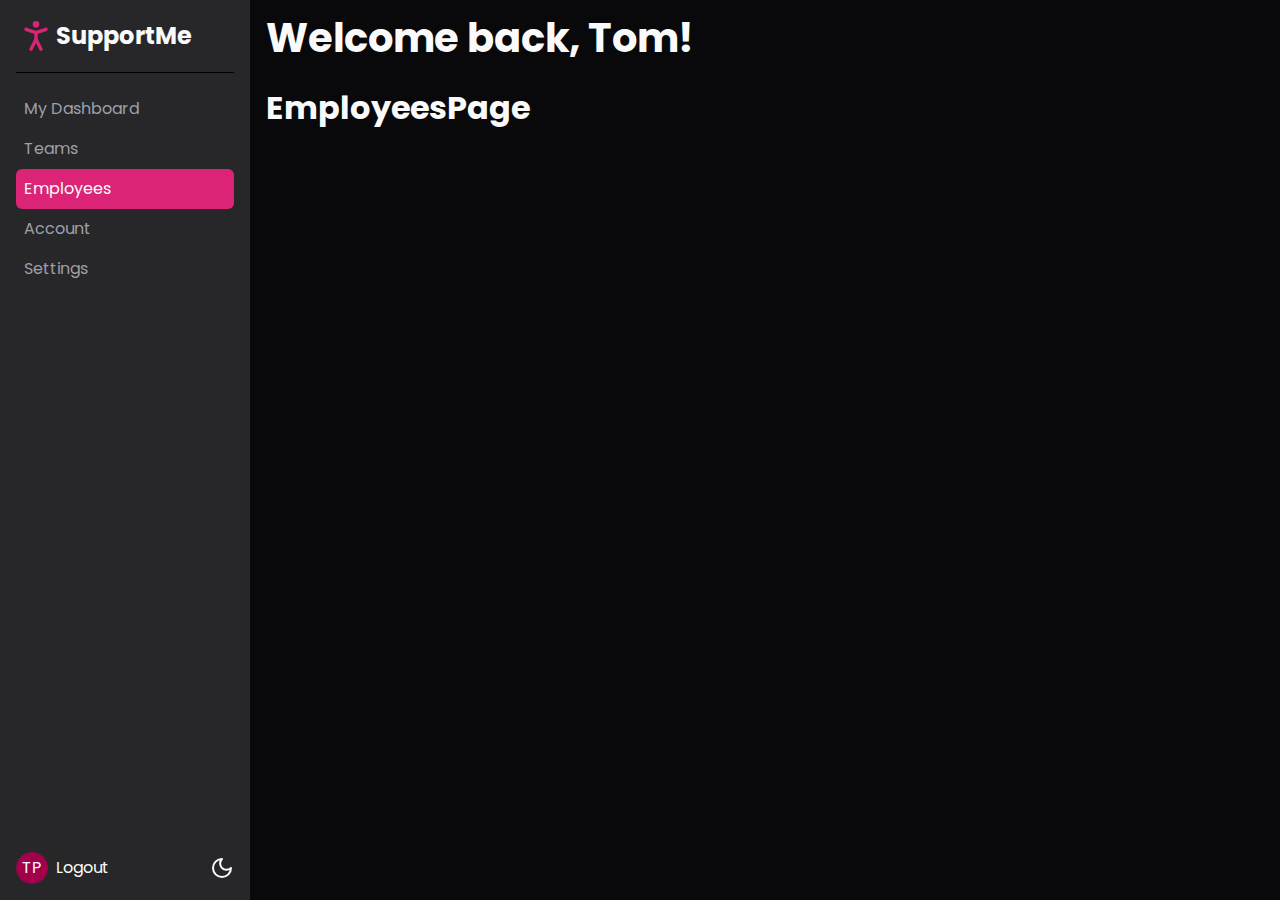
<file: dashboard/employees.html>
<!DOCTYPE html><html lang="en"><head><meta charSet="utf-8"/><meta name="viewport" content="width=device-width, initial-scale=1"/><link rel="stylesheet" href="/_next/static/css/3a85d18a78c5d701.css" data-precedence="next"/><link rel="preload" as="script" fetchPriority="low" href="/_next/static/chunks/webpack-b0d40b429a308867.js"/><script src="/_next/static/chunks/4bd1b696-d41b52fb6393b1d8.js" async=""></script><script src="/_next/static/chunks/684-0b0bb66ef4dd43c4.js" async=""></script><script src="/_next/static/chunks/main-app-c5552982daf16b08.js" async=""></script><script src="/_next/static/chunks/803-f1850c4d97f8b72b.js" async=""></script><script src="/_next/static/chunks/874-c79e14fd58c49771.js" async=""></script><script src="/_next/static/chunks/755-75436d8d8b5eec35.js" async=""></script><script src="/_next/static/chunks/613-8514875fc3dd69e1.js" async=""></script><script src="/_next/static/chunks/app/dashboard/layout-d2c9102a5205cdaf.js" async=""></script><script src="/_next/static/chunks/808-620b469d811d0829.js" async=""></script><script src="/_next/static/chunks/app/dashboard/page-a97a2770a650ef59.js" async=""></script><title>Create Next App</title><meta name="description" content="Generated by create next app"/><link rel="icon" href="/favicon.ico" type="image/x-icon" sizes="16x16"/><script>document.querySelectorAll('body link[rel="icon"], body link[rel="apple-touch-icon"]').forEach(el => document.head.appendChild(el))</script><script src="/_next/static/chunks/polyfills-42372ed130431b0a.js" noModule=""></script></head><body class="__className_262dad dark"><div class="grid grid-cols-[250px_1fr] h-screen"><nav class="bg-muted overflow-auto p-4 flex flex-col"><header class="border-b dark:border-b-black border-b-zinc-300 pb-4"><h4 class="flex items-center"><svg xmlns="http://www.w3.org/2000/svg" width="40" height="40" viewBox="0 0 24 24" fill="none" stroke="currentColor" stroke-width="2" stroke-linecap="round" stroke-linejoin="round" class="lucide lucide-person-standing text-primary"><circle cx="12" cy="5" r="1"></circle><path d="m9 20 3-6 3 6"></path><path d="m6 8 6 2 6-2"></path><path d="M12 10v4"></path></svg> SupportMe</h4></header><ul class="py-4 grow"><li><a class="block p-2 hover:bg-white dark:hover:bg-zinc-700 rounded-md text-muted-foreground hover:text-foreground" href="/dashboard">My Dashboard</a></li><li><a class="block p-2 hover:bg-white dark:hover:bg-zinc-700 rounded-md text-muted-foreground hover:text-foreground" href="/dashboard/teams">Teams</a></li><li><a class="block p-2 dark:hover:bg-zinc-700 rounded-md bg-primary hover:bg-primary dark:bg-primary hover:text-primary-foreground text-primary-foreground" href="/dashboard/employees">Employees</a></li><li><a class="block p-2 hover:bg-white dark:hover:bg-zinc-700 rounded-md text-muted-foreground hover:text-foreground" href="/dashboard/account">Account</a></li><li><a class="block p-2 hover:bg-white dark:hover:bg-zinc-700 rounded-md text-muted-foreground hover:text-foreground" href="/dashboard/settings">Settings</a></li></ul><footer class="flex gap-2 items-center"><span data-slot="avatar" class="relative flex size-8 shrink-0 overflow-hidden rounded-full"><span data-slot="avatar-fallback" class="flex size-full items-center justify-center rounded-full bg-pink-300 dark:bg-pink-800">TP</span></span><a class="hover:underline" href="/">Logout</a><button data-state="closed" data-slot="tooltip-trigger" class="ml-auto"><svg xmlns="http://www.w3.org/2000/svg" width="24" height="24" viewBox="0 0 24 24" fill="none" stroke="currentColor" stroke-width="2" stroke-linecap="round" stroke-linejoin="round" class="lucide lucide-moon"><path d="M12 3a6 6 0 0 0 9 9 9 9 0 1 1-9-9Z"></path></svg></button></footer></nav><div class="overflow-auto py-2 px-4"><h1 class="pb-4">Welcome back, Tom!</h1><div><h2>EmployeesPage</h2></div><!--$--><!--/$--><!--$--><!--/$--></div></div><script src="/_next/static/chunks/webpack-b0d40b429a308867.js" async=""></script><script>(self.__next_f=self.__next_f||[]).push([0])</script><script>self.__next_f.push([1,"1:\"$Sreact.fragment\"\n2:I[87555,[],\"\"]\n3:I[31295,[],\"\"]\n4:I[93448,[\"803\",\"static/chunks/803-f1850c4d97f8b72b.js\",\"874\",\"static/chunks/874-c79e14fd58c49771.js\",\"755\",\"static/chunks/755-75436d8d8b5eec35.js\",\"613\",\"static/chunks/613-8514875fc3dd69e1.js\",\"954\",\"static/chunks/app/dashboard/layout-d2c9102a5205cdaf.js\"],\"default\"]\n5:I[69663,[\"803\",\"static/chunks/803-f1850c4d97f8b72b.js\",\"874\",\"static/chunks/874-c79e14fd58c49771.js\",\"755\",\"static/chunks/755-75436d8d8b5eec35.js\",\"613\",\"static/chunks/613-8514875fc3dd69e1.js\",\"808\",\"static/chunks/808-620b469d811d0829.js\",\"105\",\"static/chunks/app/dashboard/page-a97a2770a650ef59.js\"],\"Avatar\"]\n6:I[69663,[\"803\",\"static/chunks/803-f1850c4d97f8b72b.js\",\"874\",\"static/chunks/874-c79e14fd58c49771.js\",\"755\",\"static/chunks/755-75436d8d8b5eec35.js\",\"613\",\"static/chunks/613-8514875fc3dd69e1.js\",\"808\",\"static/chunks/808-620b469d811d0829.js\",\"105\",\"static/chunks/app/dashboard/page-a97a2770a650ef59.js\"],\"AvatarFallback\"]\n7:I[6874,[\"803\",\"static/chunks/803-f1850c4d97f8b72b.js\",\"874\",\"static/chunks/874-c79e14fd58c49771.js\",\"755\",\"static/chunks/755-75436d8d8b5eec35.js\",\"613\",\"static/chunks/613-8514875fc3dd69e1.js\",\"808\",\"static/chunks/808-620b469d811d0829.js\",\"105\",\"static/chunks/app/dashboard/page-a97a2770a650ef59.js\"],\"\"]\n8:I[497,[\"803\",\"static/chunks/803-f1850c4d97f8b72b.js\",\"874\",\"static/chunks/874-c79e14fd58c49771.js\",\"755\",\"static/chunks/755-75436d8d8b5eec35.js\",\"613\",\"static/chunks/613-8514875fc3dd69e1.js\",\"954\",\"static/chunks/app/dashboard/layout-d2c9102a5205cdaf.js\"],\"LightDarkToggle\"]\n9:I[59665,[],\"MetadataBoundary\"]\nb:I[59665,[],\"OutletBoundary\"]\ne:I[74911,[],\"AsyncMetadataOutlet\"]\n10:I[59665,[],\"ViewportBoundary\"]\n12:I[26614,[],\"\"]\n:HL[\"/_next/static/css/3a85d18a78c5d701.css\",\"style\"]\n"])</script><script>self.__next_f.push([1,"0:{\"P\":null,\"b\":\"A8vBBDvfVxkLWFuLOiAUV\",\"p\":\"\",\"c\":[\"\",\"dashboard\",\"employees\"],\"i\":false,\"f\":[[[\"\",{\"children\":[\"dashboard\",{\"children\":[\"employees\",{\"children\":[\"__PAGE__\",{}]}]}]},\"$undefined\",\"$undefined\",true],[\"\",[\"$\",\"$1\",\"c\",{\"children\":[[[\"$\",\"link\",\"0\",{\"rel\":\"stylesheet\",\"href\":\"/_next/static/css/3a85d18a78c5d701.css\",\"precedence\":\"next\",\"crossOrigin\":\"$undefined\",\"nonce\":\"$undefined\"}]],[\"$\",\"html\",null,{\"lang\":\"en\",\"children\":[\"$\",\"body\",null,{\"className\":\"__className_262dad dark\",\"children\":[\"$\",\"$L2\",null,{\"parallelRouterKey\":\"children\",\"error\":\"$undefined\",\"errorStyles\":\"$undefined\",\"errorScripts\":\"$undefined\",\"template\":[\"$\",\"$L3\",null,{}],\"templateStyles\":\"$undefined\",\"templateScripts\":\"$undefined\",\"notFound\":[[[\"$\",\"title\",null,{\"children\":\"404: This page could not be found.\"}],[\"$\",\"div\",null,{\"style\":{\"fontFamily\":\"system-ui,\\\"Segoe UI\\\",Roboto,Helvetica,Arial,sans-serif,\\\"Apple Color Emoji\\\",\\\"Segoe UI Emoji\\\"\",\"height\":\"100vh\",\"textAlign\":\"center\",\"display\":\"flex\",\"flexDirection\":\"column\",\"alignItems\":\"center\",\"justifyContent\":\"center\"},\"children\":[\"$\",\"div\",null,{\"children\":[[\"$\",\"style\",null,{\"dangerouslySetInnerHTML\":{\"__html\":\"body{color:#000;background:#fff;margin:0}.next-error-h1{border-right:1px solid rgba(0,0,0,.3)}@media (prefers-color-scheme:dark){body{color:#fff;background:#000}.next-error-h1{border-right:1px solid rgba(255,255,255,.3)}}\"}}],[\"$\",\"h1\",null,{\"className\":\"next-error-h1\",\"style\":{\"display\":\"inline-block\",\"margin\":\"0 20px 0 0\",\"padding\":\"0 23px 0 0\",\"fontSize\":24,\"fontWeight\":500,\"verticalAlign\":\"top\",\"lineHeight\":\"49px\"},\"children\":404}],[\"$\",\"div\",null,{\"style\":{\"display\":\"inline-block\"},\"children\":[\"$\",\"h2\",null,{\"style\":{\"fontSize\":14,\"fontWeight\":400,\"lineHeight\":\"49px\",\"margin\":0},\"children\":\"This page could not be found.\"}]}]]}]}]],[]],\"forbidden\":\"$undefined\",\"unauthorized\":\"$undefined\"}]}]}]]}],{\"children\":[\"dashboard\",[\"$\",\"$1\",\"c\",{\"children\":[null,[\"$\",\"div\",null,{\"className\":\"grid grid-cols-[250px_1fr] h-screen\",\"children\":[[\"$\",\"nav\",null,{\"className\":\"bg-muted overflow-auto p-4 flex flex-col\",\"children\":[[\"$\",\"header\",null,{\"className\":\"border-b dark:border-b-black border-b-zinc-300 pb-4\",\"children\":[\"$\",\"h4\",null,{\"className\":\"flex items-center\",\"children\":[[\"$\",\"svg\",null,{\"ref\":\"$undefined\",\"xmlns\":\"http://www.w3.org/2000/svg\",\"width\":40,\"height\":40,\"viewBox\":\"0 0 24 24\",\"fill\":\"none\",\"stroke\":\"currentColor\",\"strokeWidth\":2,\"strokeLinecap\":\"round\",\"strokeLinejoin\":\"round\",\"className\":\"lucide lucide-person-standing text-primary\",\"children\":[[\"$\",\"circle\",\"gxeob9\",{\"cx\":\"12\",\"cy\":\"5\",\"r\":\"1\"}],[\"$\",\"path\",\"se2kox\",{\"d\":\"m9 20 3-6 3 6\"}],[\"$\",\"path\",\"4o3us4\",{\"d\":\"m6 8 6 2 6-2\"}],[\"$\",\"path\",\"1kjpxc\",{\"d\":\"M12 10v4\"}],\"$undefined\"]}],\" SupportMe\"]}]}],[\"$\",\"ul\",null,{\"className\":\"py-4 grow\",\"children\":[[\"$\",\"$L4\",null,{\"href\":\"/dashboard\",\"children\":\"My Dashboard\"}],[\"$\",\"$L4\",null,{\"href\":\"/dashboard/teams\",\"children\":\"Teams\"}],[\"$\",\"$L4\",null,{\"href\":\"/dashboard/employees\",\"children\":\"Employees\"}],[\"$\",\"$L4\",null,{\"href\":\"/dashboard/account\",\"children\":\"Account\"}],[\"$\",\"$L4\",null,{\"href\":\"/dashboard/settings\",\"children\":\"Settings\"}]]}],[\"$\",\"footer\",null,{\"className\":\"flex gap-2 items-center\",\"children\":[[\"$\",\"$L5\",null,{\"children\":[\"$\",\"$L6\",null,{\"className\":\"bg-pink-300 dark:bg-pink-800\",\"children\":\"TP\"}]}],[\"$\",\"$L7\",null,{\"href\":\"/\",\"className\":\"hover:underline\",\"children\":\"Logout\"}],[\"$\",\"$L8\",null,{\"className\":\"ml-auto\"}]]}]]}],[\"$\",\"div\",null,{\"className\":\"overflow-auto py-2 px-4\",\"children\":[[\"$\",\"h1\",null,{\"className\":\"pb-4\",\"children\":\"Welcome back, Tom!\"}],[\"$\",\"$L2\",null,{\"parallelRouterKey\":\"children\",\"error\":\"$undefined\",\"errorStyles\":\"$undefined\",\"errorScripts\":\"$undefined\",\"template\":[\"$\",\"$L3\",null,{}],\"templateStyles\":\"$undefined\",\"templateScripts\":\"$undefined\",\"notFound\":\"$undefined\",\"forbidden\":\"$undefined\",\"unauthorized\":\"$undefined\"}]]}]]}]]}],{\"children\":[\"employees\",[\"$\",\"$1\",\"c\",{\"children\":[null,[\"$\",\"$L2\",null,{\"parallelRouterKey\":\"children\",\"error\":\"$undefined\",\"errorStyles\":\"$undefined\",\"errorScripts\":\"$undefined\",\"template\":[\"$\",\"$L3\",null,{}],\"templateStyles\":\"$undefined\",\"templateScripts\":\"$undefined\",\"notFound\":\"$undefined\",\"forbidden\":\"$undefined\",\"unauthorized\":\"$undefined\"}]]}],{\"children\":[\"__PAGE__\",[\"$\",\"$1\",\"c\",{\"children\":[[\"$\",\"div\",null,{\"children\":[\"$\",\"h2\",null,{\"children\":\"EmployeesPage\"}]}],[\"$\",\"$L9\",null,{\"children\":\"$La\"}],null,[\"$\",\"$Lb\",null,{\"children\":[\"$Lc\",\"$Ld\",[\"$\",\"$Le\",null,{\"promise\":\"$@f\"}]]}]]}],{},null,false]},null,false]},null,false]},null,false],[\"$\",\"$1\",\"h\",{\"children\":[null,[\"$\",\"$1\",\"74T9BQugt-JZlFlQWMVS0\",{\"children\":[[\"$\",\"$L10\",null,{\"children\":\"$L11\"}],null]}],null]}],false]],\"m\":\"$undefined\",\"G\":[\"$12\",\"$undefined\"],\"s\":false,\"S\":true}\n"])</script><script>self.__next_f.push([1,"13:\"$Sreact.suspense\"\n14:I[74911,[],\"AsyncMetadata\"]\na:[\"$\",\"$13\",null,{\"fallback\":null,\"children\":[\"$\",\"$L14\",null,{\"promise\":\"$@15\"}]}]\n"])</script><script>self.__next_f.push([1,"d:null\n"])</script><script>self.__next_f.push([1,"11:[[\"$\",\"meta\",\"0\",{\"charSet\":\"utf-8\"}],[\"$\",\"meta\",\"1\",{\"name\":\"viewport\",\"content\":\"width=device-width, initial-scale=1\"}]]\nc:null\n"])</script><script>self.__next_f.push([1,"15:{\"metadata\":[[\"$\",\"title\",\"0\",{\"children\":\"Create Next App\"}],[\"$\",\"meta\",\"1\",{\"name\":\"description\",\"content\":\"Generated by create next app\"}],[\"$\",\"link\",\"2\",{\"rel\":\"icon\",\"href\":\"/favicon.ico\",\"type\":\"image/x-icon\",\"sizes\":\"16x16\"}]],\"error\":null,\"digest\":\"$undefined\"}\nf:{\"metadata\":\"$15:metadata\",\"error\":null,\"digest\":\"$undefined\"}\n"])</script></body></html>
</file>
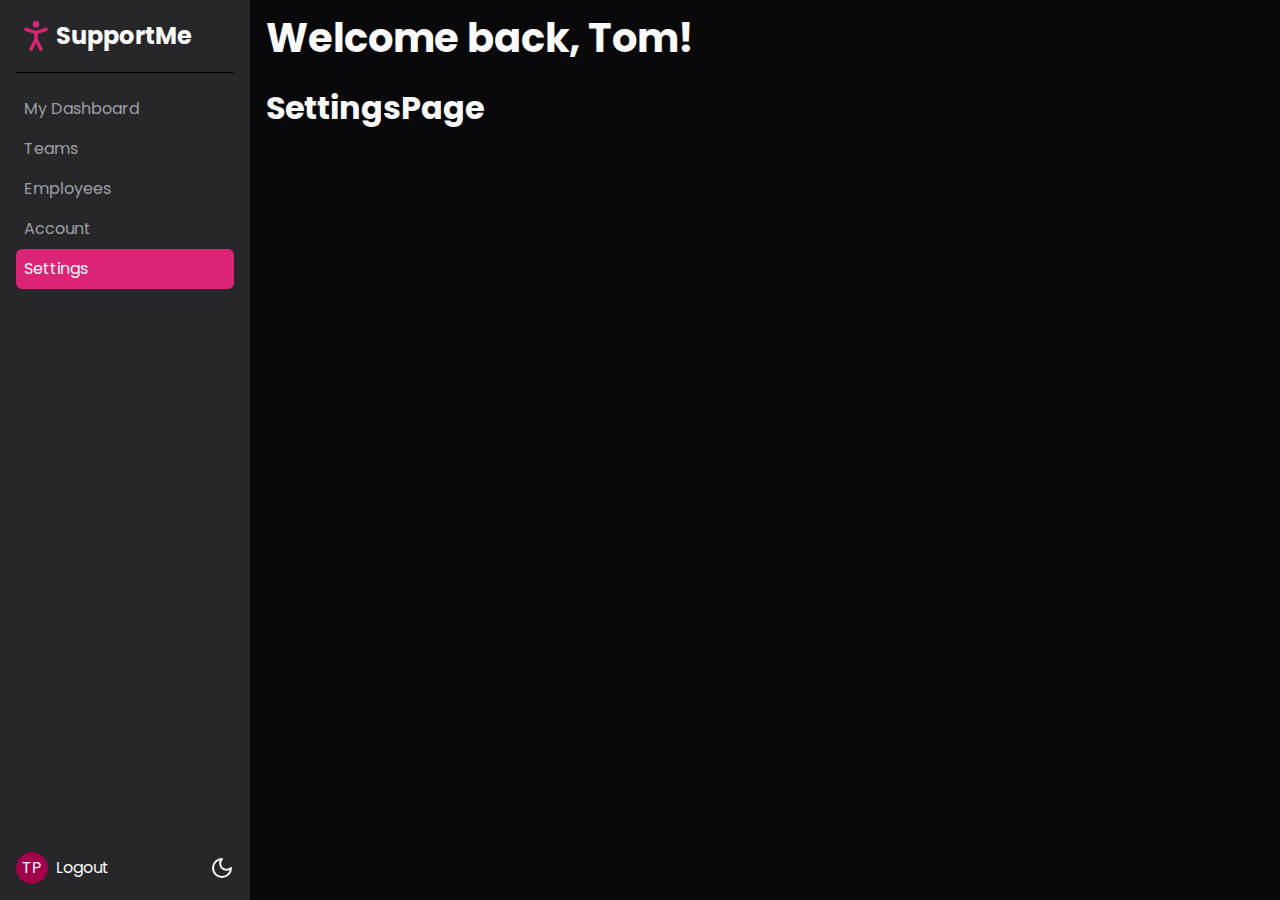
<file: dashboard/settings.html>
<!DOCTYPE html><html lang="en"><head><meta charSet="utf-8"/><meta name="viewport" content="width=device-width, initial-scale=1"/><link rel="stylesheet" href="/_next/static/css/3a85d18a78c5d701.css" data-precedence="next"/><link rel="preload" as="script" fetchPriority="low" href="/_next/static/chunks/webpack-b0d40b429a308867.js"/><script src="/_next/static/chunks/4bd1b696-d41b52fb6393b1d8.js" async=""></script><script src="/_next/static/chunks/684-0b0bb66ef4dd43c4.js" async=""></script><script src="/_next/static/chunks/main-app-c5552982daf16b08.js" async=""></script><script src="/_next/static/chunks/803-f1850c4d97f8b72b.js" async=""></script><script src="/_next/static/chunks/874-c79e14fd58c49771.js" async=""></script><script src="/_next/static/chunks/755-75436d8d8b5eec35.js" async=""></script><script src="/_next/static/chunks/613-8514875fc3dd69e1.js" async=""></script><script src="/_next/static/chunks/app/dashboard/layout-d2c9102a5205cdaf.js" async=""></script><script src="/_next/static/chunks/808-620b469d811d0829.js" async=""></script><script src="/_next/static/chunks/app/dashboard/page-a97a2770a650ef59.js" async=""></script><title>Create Next App</title><meta name="description" content="Generated by create next app"/><link rel="icon" href="/favicon.ico" type="image/x-icon" sizes="16x16"/><script>document.querySelectorAll('body link[rel="icon"], body link[rel="apple-touch-icon"]').forEach(el => document.head.appendChild(el))</script><script src="/_next/static/chunks/polyfills-42372ed130431b0a.js" noModule=""></script></head><body class="__className_262dad dark"><div class="grid grid-cols-[250px_1fr] h-screen"><nav class="bg-muted overflow-auto p-4 flex flex-col"><header class="border-b dark:border-b-black border-b-zinc-300 pb-4"><h4 class="flex items-center"><svg xmlns="http://www.w3.org/2000/svg" width="40" height="40" viewBox="0 0 24 24" fill="none" stroke="currentColor" stroke-width="2" stroke-linecap="round" stroke-linejoin="round" class="lucide lucide-person-standing text-primary"><circle cx="12" cy="5" r="1"></circle><path d="m9 20 3-6 3 6"></path><path d="m6 8 6 2 6-2"></path><path d="M12 10v4"></path></svg> SupportMe</h4></header><ul class="py-4 grow"><li><a class="block p-2 hover:bg-white dark:hover:bg-zinc-700 rounded-md text-muted-foreground hover:text-foreground" href="/dashboard">My Dashboard</a></li><li><a class="block p-2 hover:bg-white dark:hover:bg-zinc-700 rounded-md text-muted-foreground hover:text-foreground" href="/dashboard/teams">Teams</a></li><li><a class="block p-2 hover:bg-white dark:hover:bg-zinc-700 rounded-md text-muted-foreground hover:text-foreground" href="/dashboard/employees">Employees</a></li><li><a class="block p-2 hover:bg-white dark:hover:bg-zinc-700 rounded-md text-muted-foreground hover:text-foreground" href="/dashboard/account">Account</a></li><li><a class="block p-2 dark:hover:bg-zinc-700 rounded-md bg-primary hover:bg-primary dark:bg-primary hover:text-primary-foreground text-primary-foreground" href="/dashboard/settings">Settings</a></li></ul><footer class="flex gap-2 items-center"><span data-slot="avatar" class="relative flex size-8 shrink-0 overflow-hidden rounded-full"><span data-slot="avatar-fallback" class="flex size-full items-center justify-center rounded-full bg-pink-300 dark:bg-pink-800">TP</span></span><a class="hover:underline" href="/">Logout</a><button data-state="closed" data-slot="tooltip-trigger" class="ml-auto"><svg xmlns="http://www.w3.org/2000/svg" width="24" height="24" viewBox="0 0 24 24" fill="none" stroke="currentColor" stroke-width="2" stroke-linecap="round" stroke-linejoin="round" class="lucide lucide-moon"><path d="M12 3a6 6 0 0 0 9 9 9 9 0 1 1-9-9Z"></path></svg></button></footer></nav><div class="overflow-auto py-2 px-4"><h1 class="pb-4">Welcome back, Tom!</h1><div><h2>SettingsPage</h2></div><!--$--><!--/$--><!--$--><!--/$--></div></div><script src="/_next/static/chunks/webpack-b0d40b429a308867.js" async=""></script><script>(self.__next_f=self.__next_f||[]).push([0])</script><script>self.__next_f.push([1,"1:\"$Sreact.fragment\"\n2:I[87555,[],\"\"]\n3:I[31295,[],\"\"]\n4:I[93448,[\"803\",\"static/chunks/803-f1850c4d97f8b72b.js\",\"874\",\"static/chunks/874-c79e14fd58c49771.js\",\"755\",\"static/chunks/755-75436d8d8b5eec35.js\",\"613\",\"static/chunks/613-8514875fc3dd69e1.js\",\"954\",\"static/chunks/app/dashboard/layout-d2c9102a5205cdaf.js\"],\"default\"]\n5:I[69663,[\"803\",\"static/chunks/803-f1850c4d97f8b72b.js\",\"874\",\"static/chunks/874-c79e14fd58c49771.js\",\"755\",\"static/chunks/755-75436d8d8b5eec35.js\",\"613\",\"static/chunks/613-8514875fc3dd69e1.js\",\"808\",\"static/chunks/808-620b469d811d0829.js\",\"105\",\"static/chunks/app/dashboard/page-a97a2770a650ef59.js\"],\"Avatar\"]\n6:I[69663,[\"803\",\"static/chunks/803-f1850c4d97f8b72b.js\",\"874\",\"static/chunks/874-c79e14fd58c49771.js\",\"755\",\"static/chunks/755-75436d8d8b5eec35.js\",\"613\",\"static/chunks/613-8514875fc3dd69e1.js\",\"808\",\"static/chunks/808-620b469d811d0829.js\",\"105\",\"static/chunks/app/dashboard/page-a97a2770a650ef59.js\"],\"AvatarFallback\"]\n7:I[6874,[\"803\",\"static/chunks/803-f1850c4d97f8b72b.js\",\"874\",\"static/chunks/874-c79e14fd58c49771.js\",\"755\",\"static/chunks/755-75436d8d8b5eec35.js\",\"613\",\"static/chunks/613-8514875fc3dd69e1.js\",\"808\",\"static/chunks/808-620b469d811d0829.js\",\"105\",\"static/chunks/app/dashboard/page-a97a2770a650ef59.js\"],\"\"]\n8:I[497,[\"803\",\"static/chunks/803-f1850c4d97f8b72b.js\",\"874\",\"static/chunks/874-c79e14fd58c49771.js\",\"755\",\"static/chunks/755-75436d8d8b5eec35.js\",\"613\",\"static/chunks/613-8514875fc3dd69e1.js\",\"954\",\"static/chunks/app/dashboard/layout-d2c9102a5205cdaf.js\"],\"LightDarkToggle\"]\n9:I[59665,[],\"MetadataBoundary\"]\nb:I[59665,[],\"OutletBoundary\"]\ne:I[74911,[],\"AsyncMetadataOutlet\"]\n10:I[59665,[],\"ViewportBoundary\"]\n12:I[26614,[],\"\"]\n:HL[\"/_next/static/css/3a85d18a78c5d701.css\",\"style\"]\n"])</script><script>self.__next_f.push([1,"0:{\"P\":null,\"b\":\"A8vBBDvfVxkLWFuLOiAUV\",\"p\":\"\",\"c\":[\"\",\"dashboard\",\"settings\"],\"i\":false,\"f\":[[[\"\",{\"children\":[\"dashboard\",{\"children\":[\"settings\",{\"children\":[\"__PAGE__\",{}]}]}]},\"$undefined\",\"$undefined\",true],[\"\",[\"$\",\"$1\",\"c\",{\"children\":[[[\"$\",\"link\",\"0\",{\"rel\":\"stylesheet\",\"href\":\"/_next/static/css/3a85d18a78c5d701.css\",\"precedence\":\"next\",\"crossOrigin\":\"$undefined\",\"nonce\":\"$undefined\"}]],[\"$\",\"html\",null,{\"lang\":\"en\",\"children\":[\"$\",\"body\",null,{\"className\":\"__className_262dad dark\",\"children\":[\"$\",\"$L2\",null,{\"parallelRouterKey\":\"children\",\"error\":\"$undefined\",\"errorStyles\":\"$undefined\",\"errorScripts\":\"$undefined\",\"template\":[\"$\",\"$L3\",null,{}],\"templateStyles\":\"$undefined\",\"templateScripts\":\"$undefined\",\"notFound\":[[[\"$\",\"title\",null,{\"children\":\"404: This page could not be found.\"}],[\"$\",\"div\",null,{\"style\":{\"fontFamily\":\"system-ui,\\\"Segoe UI\\\",Roboto,Helvetica,Arial,sans-serif,\\\"Apple Color Emoji\\\",\\\"Segoe UI Emoji\\\"\",\"height\":\"100vh\",\"textAlign\":\"center\",\"display\":\"flex\",\"flexDirection\":\"column\",\"alignItems\":\"center\",\"justifyContent\":\"center\"},\"children\":[\"$\",\"div\",null,{\"children\":[[\"$\",\"style\",null,{\"dangerouslySetInnerHTML\":{\"__html\":\"body{color:#000;background:#fff;margin:0}.next-error-h1{border-right:1px solid rgba(0,0,0,.3)}@media (prefers-color-scheme:dark){body{color:#fff;background:#000}.next-error-h1{border-right:1px solid rgba(255,255,255,.3)}}\"}}],[\"$\",\"h1\",null,{\"className\":\"next-error-h1\",\"style\":{\"display\":\"inline-block\",\"margin\":\"0 20px 0 0\",\"padding\":\"0 23px 0 0\",\"fontSize\":24,\"fontWeight\":500,\"verticalAlign\":\"top\",\"lineHeight\":\"49px\"},\"children\":404}],[\"$\",\"div\",null,{\"style\":{\"display\":\"inline-block\"},\"children\":[\"$\",\"h2\",null,{\"style\":{\"fontSize\":14,\"fontWeight\":400,\"lineHeight\":\"49px\",\"margin\":0},\"children\":\"This page could not be found.\"}]}]]}]}]],[]],\"forbidden\":\"$undefined\",\"unauthorized\":\"$undefined\"}]}]}]]}],{\"children\":[\"dashboard\",[\"$\",\"$1\",\"c\",{\"children\":[null,[\"$\",\"div\",null,{\"className\":\"grid grid-cols-[250px_1fr] h-screen\",\"children\":[[\"$\",\"nav\",null,{\"className\":\"bg-muted overflow-auto p-4 flex flex-col\",\"children\":[[\"$\",\"header\",null,{\"className\":\"border-b dark:border-b-black border-b-zinc-300 pb-4\",\"children\":[\"$\",\"h4\",null,{\"className\":\"flex items-center\",\"children\":[[\"$\",\"svg\",null,{\"ref\":\"$undefined\",\"xmlns\":\"http://www.w3.org/2000/svg\",\"width\":40,\"height\":40,\"viewBox\":\"0 0 24 24\",\"fill\":\"none\",\"stroke\":\"currentColor\",\"strokeWidth\":2,\"strokeLinecap\":\"round\",\"strokeLinejoin\":\"round\",\"className\":\"lucide lucide-person-standing text-primary\",\"children\":[[\"$\",\"circle\",\"gxeob9\",{\"cx\":\"12\",\"cy\":\"5\",\"r\":\"1\"}],[\"$\",\"path\",\"se2kox\",{\"d\":\"m9 20 3-6 3 6\"}],[\"$\",\"path\",\"4o3us4\",{\"d\":\"m6 8 6 2 6-2\"}],[\"$\",\"path\",\"1kjpxc\",{\"d\":\"M12 10v4\"}],\"$undefined\"]}],\" SupportMe\"]}]}],[\"$\",\"ul\",null,{\"className\":\"py-4 grow\",\"children\":[[\"$\",\"$L4\",null,{\"href\":\"/dashboard\",\"children\":\"My Dashboard\"}],[\"$\",\"$L4\",null,{\"href\":\"/dashboard/teams\",\"children\":\"Teams\"}],[\"$\",\"$L4\",null,{\"href\":\"/dashboard/employees\",\"children\":\"Employees\"}],[\"$\",\"$L4\",null,{\"href\":\"/dashboard/account\",\"children\":\"Account\"}],[\"$\",\"$L4\",null,{\"href\":\"/dashboard/settings\",\"children\":\"Settings\"}]]}],[\"$\",\"footer\",null,{\"className\":\"flex gap-2 items-center\",\"children\":[[\"$\",\"$L5\",null,{\"children\":[\"$\",\"$L6\",null,{\"className\":\"bg-pink-300 dark:bg-pink-800\",\"children\":\"TP\"}]}],[\"$\",\"$L7\",null,{\"href\":\"/\",\"className\":\"hover:underline\",\"children\":\"Logout\"}],[\"$\",\"$L8\",null,{\"className\":\"ml-auto\"}]]}]]}],[\"$\",\"div\",null,{\"className\":\"overflow-auto py-2 px-4\",\"children\":[[\"$\",\"h1\",null,{\"className\":\"pb-4\",\"children\":\"Welcome back, Tom!\"}],[\"$\",\"$L2\",null,{\"parallelRouterKey\":\"children\",\"error\":\"$undefined\",\"errorStyles\":\"$undefined\",\"errorScripts\":\"$undefined\",\"template\":[\"$\",\"$L3\",null,{}],\"templateStyles\":\"$undefined\",\"templateScripts\":\"$undefined\",\"notFound\":\"$undefined\",\"forbidden\":\"$undefined\",\"unauthorized\":\"$undefined\"}]]}]]}]]}],{\"children\":[\"settings\",[\"$\",\"$1\",\"c\",{\"children\":[null,[\"$\",\"$L2\",null,{\"parallelRouterKey\":\"children\",\"error\":\"$undefined\",\"errorStyles\":\"$undefined\",\"errorScripts\":\"$undefined\",\"template\":[\"$\",\"$L3\",null,{}],\"templateStyles\":\"$undefined\",\"templateScripts\":\"$undefined\",\"notFound\":\"$undefined\",\"forbidden\":\"$undefined\",\"unauthorized\":\"$undefined\"}]]}],{\"children\":[\"__PAGE__\",[\"$\",\"$1\",\"c\",{\"children\":[[\"$\",\"div\",null,{\"children\":[\"$\",\"h2\",null,{\"children\":\"SettingsPage\"}]}],[\"$\",\"$L9\",null,{\"children\":\"$La\"}],null,[\"$\",\"$Lb\",null,{\"children\":[\"$Lc\",\"$Ld\",[\"$\",\"$Le\",null,{\"promise\":\"$@f\"}]]}]]}],{},null,false]},null,false]},null,false]},null,false],[\"$\",\"$1\",\"h\",{\"children\":[null,[\"$\",\"$1\",\"n6tZ9aF-mpxOgNWJZkwXv\",{\"children\":[[\"$\",\"$L10\",null,{\"children\":\"$L11\"}],null]}],null]}],false]],\"m\":\"$undefined\",\"G\":[\"$12\",\"$undefined\"],\"s\":false,\"S\":true}\n"])</script><script>self.__next_f.push([1,"13:\"$Sreact.suspense\"\n14:I[74911,[],\"AsyncMetadata\"]\na:[\"$\",\"$13\",null,{\"fallback\":null,\"children\":[\"$\",\"$L14\",null,{\"promise\":\"$@15\"}]}]\n"])</script><script>self.__next_f.push([1,"d:null\n"])</script><script>self.__next_f.push([1,"11:[[\"$\",\"meta\",\"0\",{\"charSet\":\"utf-8\"}],[\"$\",\"meta\",\"1\",{\"name\":\"viewport\",\"content\":\"width=device-width, initial-scale=1\"}]]\nc:null\n"])</script><script>self.__next_f.push([1,"15:{\"metadata\":[[\"$\",\"title\",\"0\",{\"children\":\"Create Next App\"}],[\"$\",\"meta\",\"1\",{\"name\":\"description\",\"content\":\"Generated by create next app\"}],[\"$\",\"link\",\"2\",{\"rel\":\"icon\",\"href\":\"/favicon.ico\",\"type\":\"image/x-icon\",\"sizes\":\"16x16\"}]],\"error\":null,\"digest\":\"$undefined\"}\nf:{\"metadata\":\"$15:metadata\",\"error\":null,\"digest\":\"$undefined\"}\n"])</script></body></html>
</file>
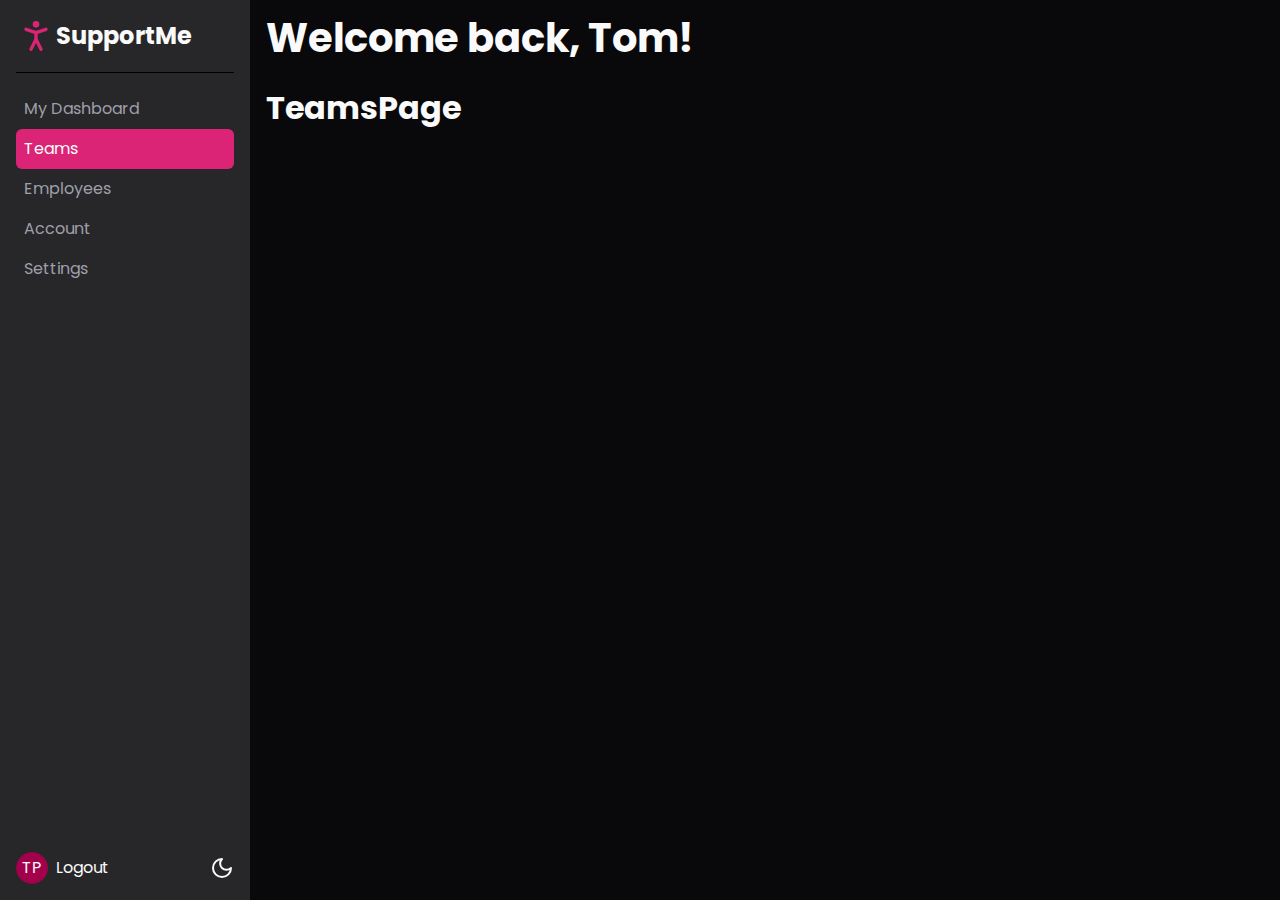
<file: dashboard/teams.html>
<!DOCTYPE html><html lang="en"><head><meta charSet="utf-8"/><meta name="viewport" content="width=device-width, initial-scale=1"/><link rel="stylesheet" href="/_next/static/css/3a85d18a78c5d701.css" data-precedence="next"/><link rel="preload" as="script" fetchPriority="low" href="/_next/static/chunks/webpack-b0d40b429a308867.js"/><script src="/_next/static/chunks/4bd1b696-d41b52fb6393b1d8.js" async=""></script><script src="/_next/static/chunks/684-0b0bb66ef4dd43c4.js" async=""></script><script src="/_next/static/chunks/main-app-c5552982daf16b08.js" async=""></script><script src="/_next/static/chunks/803-f1850c4d97f8b72b.js" async=""></script><script src="/_next/static/chunks/874-c79e14fd58c49771.js" async=""></script><script src="/_next/static/chunks/755-75436d8d8b5eec35.js" async=""></script><script src="/_next/static/chunks/613-8514875fc3dd69e1.js" async=""></script><script src="/_next/static/chunks/app/dashboard/layout-d2c9102a5205cdaf.js" async=""></script><script src="/_next/static/chunks/808-620b469d811d0829.js" async=""></script><script src="/_next/static/chunks/app/dashboard/page-a97a2770a650ef59.js" async=""></script><title>Create Next App</title><meta name="description" content="Generated by create next app"/><link rel="icon" href="/favicon.ico" type="image/x-icon" sizes="16x16"/><script>document.querySelectorAll('body link[rel="icon"], body link[rel="apple-touch-icon"]').forEach(el => document.head.appendChild(el))</script><script src="/_next/static/chunks/polyfills-42372ed130431b0a.js" noModule=""></script></head><body class="__className_262dad dark"><div class="grid grid-cols-[250px_1fr] h-screen"><nav class="bg-muted overflow-auto p-4 flex flex-col"><header class="border-b dark:border-b-black border-b-zinc-300 pb-4"><h4 class="flex items-center"><svg xmlns="http://www.w3.org/2000/svg" width="40" height="40" viewBox="0 0 24 24" fill="none" stroke="currentColor" stroke-width="2" stroke-linecap="round" stroke-linejoin="round" class="lucide lucide-person-standing text-primary"><circle cx="12" cy="5" r="1"></circle><path d="m9 20 3-6 3 6"></path><path d="m6 8 6 2 6-2"></path><path d="M12 10v4"></path></svg> SupportMe</h4></header><ul class="py-4 grow"><li><a class="block p-2 hover:bg-white dark:hover:bg-zinc-700 rounded-md text-muted-foreground hover:text-foreground" href="/dashboard">My Dashboard</a></li><li><a class="block p-2 dark:hover:bg-zinc-700 rounded-md bg-primary hover:bg-primary dark:bg-primary hover:text-primary-foreground text-primary-foreground" href="/dashboard/teams">Teams</a></li><li><a class="block p-2 hover:bg-white dark:hover:bg-zinc-700 rounded-md text-muted-foreground hover:text-foreground" href="/dashboard/employees">Employees</a></li><li><a class="block p-2 hover:bg-white dark:hover:bg-zinc-700 rounded-md text-muted-foreground hover:text-foreground" href="/dashboard/account">Account</a></li><li><a class="block p-2 hover:bg-white dark:hover:bg-zinc-700 rounded-md text-muted-foreground hover:text-foreground" href="/dashboard/settings">Settings</a></li></ul><footer class="flex gap-2 items-center"><span data-slot="avatar" class="relative flex size-8 shrink-0 overflow-hidden rounded-full"><span data-slot="avatar-fallback" class="flex size-full items-center justify-center rounded-full bg-pink-300 dark:bg-pink-800">TP</span></span><a class="hover:underline" href="/">Logout</a><button data-state="closed" data-slot="tooltip-trigger" class="ml-auto"><svg xmlns="http://www.w3.org/2000/svg" width="24" height="24" viewBox="0 0 24 24" fill="none" stroke="currentColor" stroke-width="2" stroke-linecap="round" stroke-linejoin="round" class="lucide lucide-moon"><path d="M12 3a6 6 0 0 0 9 9 9 9 0 1 1-9-9Z"></path></svg></button></footer></nav><div class="overflow-auto py-2 px-4"><h1 class="pb-4">Welcome back, Tom!</h1><div><h2>TeamsPage</h2></div><!--$--><!--/$--><!--$--><!--/$--></div></div><script src="/_next/static/chunks/webpack-b0d40b429a308867.js" async=""></script><script>(self.__next_f=self.__next_f||[]).push([0])</script><script>self.__next_f.push([1,"1:\"$Sreact.fragment\"\n2:I[87555,[],\"\"]\n3:I[31295,[],\"\"]\n4:I[93448,[\"803\",\"static/chunks/803-f1850c4d97f8b72b.js\",\"874\",\"static/chunks/874-c79e14fd58c49771.js\",\"755\",\"static/chunks/755-75436d8d8b5eec35.js\",\"613\",\"static/chunks/613-8514875fc3dd69e1.js\",\"954\",\"static/chunks/app/dashboard/layout-d2c9102a5205cdaf.js\"],\"default\"]\n5:I[69663,[\"803\",\"static/chunks/803-f1850c4d97f8b72b.js\",\"874\",\"static/chunks/874-c79e14fd58c49771.js\",\"755\",\"static/chunks/755-75436d8d8b5eec35.js\",\"613\",\"static/chunks/613-8514875fc3dd69e1.js\",\"808\",\"static/chunks/808-620b469d811d0829.js\",\"105\",\"static/chunks/app/dashboard/page-a97a2770a650ef59.js\"],\"Avatar\"]\n6:I[69663,[\"803\",\"static/chunks/803-f1850c4d97f8b72b.js\",\"874\",\"static/chunks/874-c79e14fd58c49771.js\",\"755\",\"static/chunks/755-75436d8d8b5eec35.js\",\"613\",\"static/chunks/613-8514875fc3dd69e1.js\",\"808\",\"static/chunks/808-620b469d811d0829.js\",\"105\",\"static/chunks/app/dashboard/page-a97a2770a650ef59.js\"],\"AvatarFallback\"]\n7:I[6874,[\"803\",\"static/chunks/803-f1850c4d97f8b72b.js\",\"874\",\"static/chunks/874-c79e14fd58c49771.js\",\"755\",\"static/chunks/755-75436d8d8b5eec35.js\",\"613\",\"static/chunks/613-8514875fc3dd69e1.js\",\"808\",\"static/chunks/808-620b469d811d0829.js\",\"105\",\"static/chunks/app/dashboard/page-a97a2770a650ef59.js\"],\"\"]\n8:I[497,[\"803\",\"static/chunks/803-f1850c4d97f8b72b.js\",\"874\",\"static/chunks/874-c79e14fd58c49771.js\",\"755\",\"static/chunks/755-75436d8d8b5eec35.js\",\"613\",\"static/chunks/613-8514875fc3dd69e1.js\",\"954\",\"static/chunks/app/dashboard/layout-d2c9102a5205cdaf.js\"],\"LightDarkToggle\"]\n9:I[59665,[],\"MetadataBoundary\"]\nb:I[59665,[],\"OutletBoundary\"]\ne:I[74911,[],\"AsyncMetadataOutlet\"]\n10:I[59665,[],\"ViewportBoundary\"]\n12:I[26614,[],\"\"]\n:HL[\"/_next/static/css/3a85d18a78c5d701.css\",\"style\"]\n"])</script><script>self.__next_f.push([1,"0:{\"P\":null,\"b\":\"A8vBBDvfVxkLWFuLOiAUV\",\"p\":\"\",\"c\":[\"\",\"dashboard\",\"teams\"],\"i\":false,\"f\":[[[\"\",{\"children\":[\"dashboard\",{\"children\":[\"teams\",{\"children\":[\"__PAGE__\",{}]}]}]},\"$undefined\",\"$undefined\",true],[\"\",[\"$\",\"$1\",\"c\",{\"children\":[[[\"$\",\"link\",\"0\",{\"rel\":\"stylesheet\",\"href\":\"/_next/static/css/3a85d18a78c5d701.css\",\"precedence\":\"next\",\"crossOrigin\":\"$undefined\",\"nonce\":\"$undefined\"}]],[\"$\",\"html\",null,{\"lang\":\"en\",\"children\":[\"$\",\"body\",null,{\"className\":\"__className_262dad dark\",\"children\":[\"$\",\"$L2\",null,{\"parallelRouterKey\":\"children\",\"error\":\"$undefined\",\"errorStyles\":\"$undefined\",\"errorScripts\":\"$undefined\",\"template\":[\"$\",\"$L3\",null,{}],\"templateStyles\":\"$undefined\",\"templateScripts\":\"$undefined\",\"notFound\":[[[\"$\",\"title\",null,{\"children\":\"404: This page could not be found.\"}],[\"$\",\"div\",null,{\"style\":{\"fontFamily\":\"system-ui,\\\"Segoe UI\\\",Roboto,Helvetica,Arial,sans-serif,\\\"Apple Color Emoji\\\",\\\"Segoe UI Emoji\\\"\",\"height\":\"100vh\",\"textAlign\":\"center\",\"display\":\"flex\",\"flexDirection\":\"column\",\"alignItems\":\"center\",\"justifyContent\":\"center\"},\"children\":[\"$\",\"div\",null,{\"children\":[[\"$\",\"style\",null,{\"dangerouslySetInnerHTML\":{\"__html\":\"body{color:#000;background:#fff;margin:0}.next-error-h1{border-right:1px solid rgba(0,0,0,.3)}@media (prefers-color-scheme:dark){body{color:#fff;background:#000}.next-error-h1{border-right:1px solid rgba(255,255,255,.3)}}\"}}],[\"$\",\"h1\",null,{\"className\":\"next-error-h1\",\"style\":{\"display\":\"inline-block\",\"margin\":\"0 20px 0 0\",\"padding\":\"0 23px 0 0\",\"fontSize\":24,\"fontWeight\":500,\"verticalAlign\":\"top\",\"lineHeight\":\"49px\"},\"children\":404}],[\"$\",\"div\",null,{\"style\":{\"display\":\"inline-block\"},\"children\":[\"$\",\"h2\",null,{\"style\":{\"fontSize\":14,\"fontWeight\":400,\"lineHeight\":\"49px\",\"margin\":0},\"children\":\"This page could not be found.\"}]}]]}]}]],[]],\"forbidden\":\"$undefined\",\"unauthorized\":\"$undefined\"}]}]}]]}],{\"children\":[\"dashboard\",[\"$\",\"$1\",\"c\",{\"children\":[null,[\"$\",\"div\",null,{\"className\":\"grid grid-cols-[250px_1fr] h-screen\",\"children\":[[\"$\",\"nav\",null,{\"className\":\"bg-muted overflow-auto p-4 flex flex-col\",\"children\":[[\"$\",\"header\",null,{\"className\":\"border-b dark:border-b-black border-b-zinc-300 pb-4\",\"children\":[\"$\",\"h4\",null,{\"className\":\"flex items-center\",\"children\":[[\"$\",\"svg\",null,{\"ref\":\"$undefined\",\"xmlns\":\"http://www.w3.org/2000/svg\",\"width\":40,\"height\":40,\"viewBox\":\"0 0 24 24\",\"fill\":\"none\",\"stroke\":\"currentColor\",\"strokeWidth\":2,\"strokeLinecap\":\"round\",\"strokeLinejoin\":\"round\",\"className\":\"lucide lucide-person-standing text-primary\",\"children\":[[\"$\",\"circle\",\"gxeob9\",{\"cx\":\"12\",\"cy\":\"5\",\"r\":\"1\"}],[\"$\",\"path\",\"se2kox\",{\"d\":\"m9 20 3-6 3 6\"}],[\"$\",\"path\",\"4o3us4\",{\"d\":\"m6 8 6 2 6-2\"}],[\"$\",\"path\",\"1kjpxc\",{\"d\":\"M12 10v4\"}],\"$undefined\"]}],\" SupportMe\"]}]}],[\"$\",\"ul\",null,{\"className\":\"py-4 grow\",\"children\":[[\"$\",\"$L4\",null,{\"href\":\"/dashboard\",\"children\":\"My Dashboard\"}],[\"$\",\"$L4\",null,{\"href\":\"/dashboard/teams\",\"children\":\"Teams\"}],[\"$\",\"$L4\",null,{\"href\":\"/dashboard/employees\",\"children\":\"Employees\"}],[\"$\",\"$L4\",null,{\"href\":\"/dashboard/account\",\"children\":\"Account\"}],[\"$\",\"$L4\",null,{\"href\":\"/dashboard/settings\",\"children\":\"Settings\"}]]}],[\"$\",\"footer\",null,{\"className\":\"flex gap-2 items-center\",\"children\":[[\"$\",\"$L5\",null,{\"children\":[\"$\",\"$L6\",null,{\"className\":\"bg-pink-300 dark:bg-pink-800\",\"children\":\"TP\"}]}],[\"$\",\"$L7\",null,{\"href\":\"/\",\"className\":\"hover:underline\",\"children\":\"Logout\"}],[\"$\",\"$L8\",null,{\"className\":\"ml-auto\"}]]}]]}],[\"$\",\"div\",null,{\"className\":\"overflow-auto py-2 px-4\",\"children\":[[\"$\",\"h1\",null,{\"className\":\"pb-4\",\"children\":\"Welcome back, Tom!\"}],[\"$\",\"$L2\",null,{\"parallelRouterKey\":\"children\",\"error\":\"$undefined\",\"errorStyles\":\"$undefined\",\"errorScripts\":\"$undefined\",\"template\":[\"$\",\"$L3\",null,{}],\"templateStyles\":\"$undefined\",\"templateScripts\":\"$undefined\",\"notFound\":\"$undefined\",\"forbidden\":\"$undefined\",\"unauthorized\":\"$undefined\"}]]}]]}]]}],{\"children\":[\"teams\",[\"$\",\"$1\",\"c\",{\"children\":[null,[\"$\",\"$L2\",null,{\"parallelRouterKey\":\"children\",\"error\":\"$undefined\",\"errorStyles\":\"$undefined\",\"errorScripts\":\"$undefined\",\"template\":[\"$\",\"$L3\",null,{}],\"templateStyles\":\"$undefined\",\"templateScripts\":\"$undefined\",\"notFound\":\"$undefined\",\"forbidden\":\"$undefined\",\"unauthorized\":\"$undefined\"}]]}],{\"children\":[\"__PAGE__\",[\"$\",\"$1\",\"c\",{\"children\":[[\"$\",\"div\",null,{\"children\":[\"$\",\"h2\",null,{\"children\":\"TeamsPage\"}]}],[\"$\",\"$L9\",null,{\"children\":\"$La\"}],null,[\"$\",\"$Lb\",null,{\"children\":[\"$Lc\",\"$Ld\",[\"$\",\"$Le\",null,{\"promise\":\"$@f\"}]]}]]}],{},null,false]},null,false]},null,false]},null,false],[\"$\",\"$1\",\"h\",{\"children\":[null,[\"$\",\"$1\",\"kp051OatWKsFHrMVPpq0k\",{\"children\":[[\"$\",\"$L10\",null,{\"children\":\"$L11\"}],null]}],null]}],false]],\"m\":\"$undefined\",\"G\":[\"$12\",\"$undefined\"],\"s\":false,\"S\":true}\n"])</script><script>self.__next_f.push([1,"13:\"$Sreact.suspense\"\n14:I[74911,[],\"AsyncMetadata\"]\na:[\"$\",\"$13\",null,{\"fallback\":null,\"children\":[\"$\",\"$L14\",null,{\"promise\":\"$@15\"}]}]\n"])</script><script>self.__next_f.push([1,"d:null\n"])</script><script>self.__next_f.push([1,"11:[[\"$\",\"meta\",\"0\",{\"charSet\":\"utf-8\"}],[\"$\",\"meta\",\"1\",{\"name\":\"viewport\",\"content\":\"width=device-width, initial-scale=1\"}]]\nc:null\n"])</script><script>self.__next_f.push([1,"15:{\"metadata\":[[\"$\",\"title\",\"0\",{\"children\":\"Create Next App\"}],[\"$\",\"meta\",\"1\",{\"name\":\"description\",\"content\":\"Generated by create next app\"}],[\"$\",\"link\",\"2\",{\"rel\":\"icon\",\"href\":\"/favicon.ico\",\"type\":\"image/x-icon\",\"sizes\":\"16x16\"}]],\"error\":null,\"digest\":\"$undefined\"}\nf:{\"metadata\":\"$15:metadata\",\"error\":null,\"digest\":\"$undefined\"}\n"])</script></body></html>
</file>
<file: _next/static/css/3a85d18a78c5d701.css>
@font-face{font-family:Poppins;font-style:italic;font-weight:100;font-display:swap;src:url(/_next/static/media/14a2557c68b21cd3-s.woff2) format("woff2");unicode-range:u+0100-02ba,u+02bd-02c5,u+02c7-02cc,u+02ce-02d7,u+02dd-02ff,u+0304,u+0308,u+0329,u+1d00-1dbf,u+1e00-1e9f,u+1ef2-1eff,u+2020,u+20a0-20ab,u+20ad-20c0,u+2113,u+2c60-2c7f,u+a720-a7ff}@font-face{font-family:Poppins;font-style:italic;font-weight:100;font-display:swap;src:url(/_next/static/media/2c062342b1fab89d-s.p.woff2) format("woff2");unicode-range:u+00??,u+0131,u+0152-0153,u+02bb-02bc,u+02c6,u+02da,u+02dc,u+0304,u+0308,u+0329,u+2000-206f,u+20ac,u+2122,u+2191,u+2193,u+2212,u+2215,u+feff,u+fffd}@font-face{font-family:Poppins;font-style:italic;font-weight:200;font-display:swap;src:url(/_next/static/media/59a78378d8ff98d4-s.woff2) format("woff2");unicode-range:u+0100-02ba,u+02bd-02c5,u+02c7-02cc,u+02ce-02d7,u+02dd-02ff,u+0304,u+0308,u+0329,u+1d00-1dbf,u+1e00-1e9f,u+1ef2-1eff,u+2020,u+20a0-20ab,u+20ad-20c0,u+2113,u+2c60-2c7f,u+a720-a7ff}@font-face{font-family:Poppins;font-style:italic;font-weight:200;font-display:swap;src:url(/_next/static/media/8a46cfca7977140b-s.p.woff2) format("woff2");unicode-range:u+00??,u+0131,u+0152-0153,u+02bb-02bc,u+02c6,u+02da,u+02dc,u+0304,u+0308,u+0329,u+2000-206f,u+20ac,u+2122,u+2191,u+2193,u+2212,u+2215,u+feff,u+fffd}@font-face{font-family:Poppins;font-style:italic;font-weight:300;font-display:swap;src:url(/_next/static/media/7c10e1e83b2e7f9a-s.woff2) format("woff2");unicode-range:u+0100-02ba,u+02bd-02c5,u+02c7-02cc,u+02ce-02d7,u+02dd-02ff,u+0304,u+0308,u+0329,u+1d00-1dbf,u+1e00-1e9f,u+1ef2-1eff,u+2020,u+20a0-20ab,u+20ad-20c0,u+2113,u+2c60-2c7f,u+a720-a7ff}@font-face{font-family:Poppins;font-style:italic;font-weight:300;font-display:swap;src:url(/_next/static/media/decf5989f4e7f901-s.p.woff2) format("woff2");unicode-range:u+00??,u+0131,u+0152-0153,u+02bb-02bc,u+02c6,u+02da,u+02dc,u+0304,u+0308,u+0329,u+2000-206f,u+20ac,u+2122,u+2191,u+2193,u+2212,u+2215,u+feff,u+fffd}@font-face{font-family:Poppins;font-style:italic;font-weight:400;font-display:swap;src:url(/_next/static/media/204a0a5e1cf12efb-s.woff2) format("woff2");unicode-range:u+0100-02ba,u+02bd-02c5,u+02c7-02cc,u+02ce-02d7,u+02dd-02ff,u+0304,u+0308,u+0329,u+1d00-1dbf,u+1e00-1e9f,u+1ef2-1eff,u+2020,u+20a0-20ab,u+20ad-20c0,u+2113,u+2c60-2c7f,u+a720-a7ff}@font-face{font-family:Poppins;font-style:italic;font-weight:400;font-display:swap;src:url(/_next/static/media/2cc74b96cdc9383d-s.p.woff2) format("woff2");unicode-range:u+00??,u+0131,u+0152-0153,u+02bb-02bc,u+02c6,u+02da,u+02dc,u+0304,u+0308,u+0329,u+2000-206f,u+20ac,u+2122,u+2191,u+2193,u+2212,u+2215,u+feff,u+fffd}@font-face{font-family:Poppins;font-style:italic;font-weight:500;font-display:swap;src:url(/_next/static/media/ae6a2fe692ea80aa-s.woff2) format("woff2");unicode-range:u+0100-02ba,u+02bd-02c5,u+02c7-02cc,u+02ce-02d7,u+02dd-02ff,u+0304,u+0308,u+0329,u+1d00-1dbf,u+1e00-1e9f,u+1ef2-1eff,u+2020,u+20a0-20ab,u+20ad-20c0,u+2113,u+2c60-2c7f,u+a720-a7ff}@font-face{font-family:Poppins;font-style:italic;font-weight:500;font-display:swap;src:url(/_next/static/media/c99ef75952aca458-s.p.woff2) format("woff2");unicode-range:u+00??,u+0131,u+0152-0153,u+02bb-02bc,u+02c6,u+02da,u+02dc,u+0304,u+0308,u+0329,u+2000-206f,u+20ac,u+2122,u+2191,u+2193,u+2212,u+2215,u+feff,u+fffd}@font-face{font-family:Poppins;font-style:italic;font-weight:600;font-display:swap;src:url(/_next/static/media/bd907a34e79d0cf5-s.woff2) format("woff2");unicode-range:u+0100-02ba,u+02bd-02c5,u+02c7-02cc,u+02ce-02d7,u+02dd-02ff,u+0304,u+0308,u+0329,u+1d00-1dbf,u+1e00-1e9f,u+1ef2-1eff,u+2020,u+20a0-20ab,u+20ad-20c0,u+2113,u+2c60-2c7f,u+a720-a7ff}@font-face{font-family:Poppins;font-style:italic;font-weight:600;font-display:swap;src:url(/_next/static/media/7c1535108079abc4-s.p.woff2) format("woff2");unicode-range:u+00??,u+0131,u+0152-0153,u+02bb-02bc,u+02c6,u+02da,u+02dc,u+0304,u+0308,u+0329,u+2000-206f,u+20ac,u+2122,u+2191,u+2193,u+2212,u+2215,u+feff,u+fffd}@font-face{font-family:Poppins;font-style:italic;font-weight:700;font-display:swap;src:url(/_next/static/media/8727a9eb9a9ed107-s.woff2) format("woff2");unicode-range:u+0100-02ba,u+02bd-02c5,u+02c7-02cc,u+02ce-02d7,u+02dd-02ff,u+0304,u+0308,u+0329,u+1d00-1dbf,u+1e00-1e9f,u+1ef2-1eff,u+2020,u+20a0-20ab,u+20ad-20c0,u+2113,u+2c60-2c7f,u+a720-a7ff}@font-face{font-family:Poppins;font-style:italic;font-weight:700;font-display:swap;src:url(/_next/static/media/cf1f69a0c8aed54d-s.p.woff2) format("woff2");unicode-range:u+00??,u+0131,u+0152-0153,u+02bb-02bc,u+02c6,u+02da,u+02dc,u+0304,u+0308,u+0329,u+2000-206f,u+20ac,u+2122,u+2191,u+2193,u+2212,u+2215,u+feff,u+fffd}@font-face{font-family:Poppins;font-style:italic;font-weight:800;font-display:swap;src:url(/_next/static/media/7519ebedca413f1f-s.woff2) format("woff2");unicode-range:u+0100-02ba,u+02bd-02c5,u+02c7-02cc,u+02ce-02d7,u+02dd-02ff,u+0304,u+0308,u+0329,u+1d00-1dbf,u+1e00-1e9f,u+1ef2-1eff,u+2020,u+20a0-20ab,u+20ad-20c0,u+2113,u+2c60-2c7f,u+a720-a7ff}@font-face{font-family:Poppins;font-style:italic;font-weight:800;font-display:swap;src:url(/_next/static/media/8f91baacbcce7392-s.p.woff2) format("woff2");unicode-range:u+00??,u+0131,u+0152-0153,u+02bb-02bc,u+02c6,u+02da,u+02dc,u+0304,u+0308,u+0329,u+2000-206f,u+20ac,u+2122,u+2191,u+2193,u+2212,u+2215,u+feff,u+fffd}@font-face{font-family:Poppins;font-style:italic;font-weight:900;font-display:swap;src:url(/_next/static/media/dec290caeb2cbe42-s.woff2) format("woff2");unicode-range:u+0100-02ba,u+02bd-02c5,u+02c7-02cc,u+02ce-02d7,u+02dd-02ff,u+0304,u+0308,u+0329,u+1d00-1dbf,u+1e00-1e9f,u+1ef2-1eff,u+2020,u+20a0-20ab,u+20ad-20c0,u+2113,u+2c60-2c7f,u+a720-a7ff}@font-face{font-family:Poppins;font-style:italic;font-weight:900;font-display:swap;src:url(/_next/static/media/f0496e21808c976b-s.p.woff2) format("woff2");unicode-range:u+00??,u+0131,u+0152-0153,u+02bb-02bc,u+02c6,u+02da,u+02dc,u+0304,u+0308,u+0329,u+2000-206f,u+20ac,u+2122,u+2191,u+2193,u+2212,u+2215,u+feff,u+fffd}@font-face{font-family:Poppins;font-style:normal;font-weight:100;font-display:swap;src:url(/_next/static/media/f54d3b402c212b9e-s.woff2) format("woff2");unicode-range:u+0100-02ba,u+02bd-02c5,u+02c7-02cc,u+02ce-02d7,u+02dd-02ff,u+0304,u+0308,u+0329,u+1d00-1dbf,u+1e00-1e9f,u+1ef2-1eff,u+2020,u+20a0-20ab,u+20ad-20c0,u+2113,u+2c60-2c7f,u+a720-a7ff}@font-face{font-family:Poppins;font-style:normal;font-weight:100;font-display:swap;src:url(/_next/static/media/7108afb8b1381ad1-s.p.woff2) format("woff2");unicode-range:u+00??,u+0131,u+0152-0153,u+02bb-02bc,u+02c6,u+02da,u+02dc,u+0304,u+0308,u+0329,u+2000-206f,u+20ac,u+2122,u+2191,u+2193,u+2212,u+2215,u+feff,u+fffd}@font-face{font-family:Poppins;font-style:normal;font-weight:200;font-display:swap;src:url(/_next/static/media/7ede3623c9ddac57-s.woff2) format("woff2");unicode-range:u+0100-02ba,u+02bd-02c5,u+02c7-02cc,u+02ce-02d7,u+02dd-02ff,u+0304,u+0308,u+0329,u+1d00-1dbf,u+1e00-1e9f,u+1ef2-1eff,u+2020,u+20a0-20ab,u+20ad-20c0,u+2113,u+2c60-2c7f,u+a720-a7ff}@font-face{font-family:Poppins;font-style:normal;font-weight:200;font-display:swap;src:url(/_next/static/media/9e82d62334b205f4-s.p.woff2) format("woff2");unicode-range:u+00??,u+0131,u+0152-0153,u+02bb-02bc,u+02c6,u+02da,u+02dc,u+0304,u+0308,u+0329,u+2000-206f,u+20ac,u+2122,u+2191,u+2193,u+2212,u+2215,u+feff,u+fffd}@font-face{font-family:Poppins;font-style:normal;font-weight:300;font-display:swap;src:url(/_next/static/media/6c9a125e97d835e1-s.woff2) format("woff2");unicode-range:u+0100-02ba,u+02bd-02c5,u+02c7-02cc,u+02ce-02d7,u+02dd-02ff,u+0304,u+0308,u+0329,u+1d00-1dbf,u+1e00-1e9f,u+1ef2-1eff,u+2020,u+20a0-20ab,u+20ad-20c0,u+2113,u+2c60-2c7f,u+a720-a7ff}@font-face{font-family:Poppins;font-style:normal;font-weight:300;font-display:swap;src:url(/_next/static/media/4c285fdca692ea22-s.p.woff2) format("woff2");unicode-range:u+00??,u+0131,u+0152-0153,u+02bb-02bc,u+02c6,u+02da,u+02dc,u+0304,u+0308,u+0329,u+2000-206f,u+20ac,u+2122,u+2191,u+2193,u+2212,u+2215,u+feff,u+fffd}@font-face{font-family:Poppins;font-style:normal;font-weight:400;font-display:swap;src:url(/_next/static/media/fe0777f1195381cb-s.woff2) format("woff2");unicode-range:u+0100-02ba,u+02bd-02c5,u+02c7-02cc,u+02ce-02d7,u+02dd-02ff,u+0304,u+0308,u+0329,u+1d00-1dbf,u+1e00-1e9f,u+1ef2-1eff,u+2020,u+20a0-20ab,u+20ad-20c0,u+2113,u+2c60-2c7f,u+a720-a7ff}@font-face{font-family:Poppins;font-style:normal;font-weight:400;font-display:swap;src:url(/_next/static/media/eafabf029ad39a43-s.p.woff2) format("woff2");unicode-range:u+00??,u+0131,u+0152-0153,u+02bb-02bc,u+02c6,u+02da,u+02dc,u+0304,u+0308,u+0329,u+2000-206f,u+20ac,u+2122,u+2191,u+2193,u+2212,u+2215,u+feff,u+fffd}@font-face{font-family:Poppins;font-style:normal;font-weight:500;font-display:swap;src:url(/_next/static/media/f10b8e9d91f3edcb-s.woff2) format("woff2");unicode-range:u+0100-02ba,u+02bd-02c5,u+02c7-02cc,u+02ce-02d7,u+02dd-02ff,u+0304,u+0308,u+0329,u+1d00-1dbf,u+1e00-1e9f,u+1ef2-1eff,u+2020,u+20a0-20ab,u+20ad-20c0,u+2113,u+2c60-2c7f,u+a720-a7ff}@font-face{font-family:Poppins;font-style:normal;font-weight:500;font-display:swap;src:url(/_next/static/media/8888a3826f4a3af4-s.p.woff2) format("woff2");unicode-range:u+00??,u+0131,u+0152-0153,u+02bb-02bc,u+02c6,u+02da,u+02dc,u+0304,u+0308,u+0329,u+2000-206f,u+20ac,u+2122,u+2191,u+2193,u+2212,u+2215,u+feff,u+fffd}@font-face{font-family:Poppins;font-style:normal;font-weight:600;font-display:swap;src:url(/_next/static/media/c3bc380753a8436c-s.woff2) format("woff2");unicode-range:u+0100-02ba,u+02bd-02c5,u+02c7-02cc,u+02ce-02d7,u+02dd-02ff,u+0304,u+0308,u+0329,u+1d00-1dbf,u+1e00-1e9f,u+1ef2-1eff,u+2020,u+20a0-20ab,u+20ad-20c0,u+2113,u+2c60-2c7f,u+a720-a7ff}@font-face{font-family:Poppins;font-style:normal;font-weight:600;font-display:swap;src:url(/_next/static/media/0484562807a97172-s.p.woff2) format("woff2");unicode-range:u+00??,u+0131,u+0152-0153,u+02bb-02bc,u+02c6,u+02da,u+02dc,u+0304,u+0308,u+0329,u+2000-206f,u+20ac,u+2122,u+2191,u+2193,u+2212,u+2215,u+feff,u+fffd}@font-face{font-family:Poppins;font-style:normal;font-weight:700;font-display:swap;src:url(/_next/static/media/a1386beebedccca4-s.woff2) format("woff2");unicode-range:u+0100-02ba,u+02bd-02c5,u+02c7-02cc,u+02ce-02d7,u+02dd-02ff,u+0304,u+0308,u+0329,u+1d00-1dbf,u+1e00-1e9f,u+1ef2-1eff,u+2020,u+20a0-20ab,u+20ad-20c0,u+2113,u+2c60-2c7f,u+a720-a7ff}@font-face{font-family:Poppins;font-style:normal;font-weight:700;font-display:swap;src:url(/_next/static/media/b957ea75a84b6ea7-s.p.woff2) format("woff2");unicode-range:u+00??,u+0131,u+0152-0153,u+02bb-02bc,u+02c6,u+02da,u+02dc,u+0304,u+0308,u+0329,u+2000-206f,u+20ac,u+2122,u+2191,u+2193,u+2212,u+2215,u+feff,u+fffd}@font-face{font-family:Poppins;font-style:normal;font-weight:800;font-display:swap;src:url(/_next/static/media/5fb25f343c7550ca-s.woff2) format("woff2");unicode-range:u+0100-02ba,u+02bd-02c5,u+02c7-02cc,u+02ce-02d7,u+02dd-02ff,u+0304,u+0308,u+0329,u+1d00-1dbf,u+1e00-1e9f,u+1ef2-1eff,u+2020,u+20a0-20ab,u+20ad-20c0,u+2113,u+2c60-2c7f,u+a720-a7ff}@font-face{font-family:Poppins;font-style:normal;font-weight:800;font-display:swap;src:url(/_next/static/media/7db6c35d839a711c-s.p.woff2) format("woff2");unicode-range:u+00??,u+0131,u+0152-0153,u+02bb-02bc,u+02c6,u+02da,u+02dc,u+0304,u+0308,u+0329,u+2000-206f,u+20ac,u+2122,u+2191,u+2193,u+2212,u+2215,u+feff,u+fffd}@font-face{font-family:Poppins;font-style:normal;font-weight:900;font-display:swap;src:url(/_next/static/media/b8442747db2a9bad-s.woff2) format("woff2");unicode-range:u+0100-02ba,u+02bd-02c5,u+02c7-02cc,u+02ce-02d7,u+02dd-02ff,u+0304,u+0308,u+0329,u+1d00-1dbf,u+1e00-1e9f,u+1ef2-1eff,u+2020,u+20a0-20ab,u+20ad-20c0,u+2113,u+2c60-2c7f,u+a720-a7ff}@font-face{font-family:Poppins;font-style:normal;font-weight:900;font-display:swap;src:url(/_next/static/media/6245472ced48d3be-s.p.woff2) format("woff2");unicode-range:u+00??,u+0131,u+0152-0153,u+02bb-02bc,u+02c6,u+02da,u+02dc,u+0304,u+0308,u+0329,u+2000-206f,u+20ac,u+2122,u+2191,u+2193,u+2212,u+2215,u+feff,u+fffd}@font-face{font-family:Poppins Fallback;src:local("Arial");ascent-override:93.62%;descent-override:31.21%;line-gap-override:8.92%;size-adjust:112.16%}.__className_262dad{font-family:Poppins,Poppins Fallback,system-ui,sans-serif}.__variable_262dad{--font-poppins:"Poppins","Poppins Fallback",system-ui,sans-serif}

/*! tailwindcss v4.1.3 | MIT License | https://tailwindcss.com */@layer properties{@supports (((-webkit-hyphens:none)) and (not (margin-trim:inline))) or ((-moz-orient:inline) and (not (color:rgb(from red r g b)))){*,::backdrop,:after,:before{--tw-translate-x:0;--tw-translate-y:0;--tw-translate-z:0;--tw-space-x-reverse:0;--tw-border-style:solid;--tw-leading:initial;--tw-font-weight:initial;--tw-tracking:initial;--tw-shadow:0 0 #0000;--tw-shadow-color:initial;--tw-shadow-alpha:100%;--tw-inset-shadow:0 0 #0000;--tw-inset-shadow-color:initial;--tw-inset-shadow-alpha:100%;--tw-ring-color:initial;--tw-ring-shadow:0 0 #0000;--tw-inset-ring-color:initial;--tw-inset-ring-shadow:0 0 #0000;--tw-ring-inset:initial;--tw-ring-offset-width:0px;--tw-ring-offset-color:#fff;--tw-ring-offset-shadow:0 0 #0000;--tw-outline-style:solid}}}@layer theme{:host,:root{--color-red-300:oklch(80.8% .114 19.571);--color-yellow-500:oklch(79.5% .184 86.047);--color-green-300:oklch(87.1% .15 154.449);--color-pink-300:oklch(82.3% .12 346.018);--color-pink-500:oklch(65.6% .241 354.308);--color-pink-800:oklch(45.9% .187 3.815);--color-zinc-200:oklch(92% .004 286.32);--color-zinc-300:oklch(87.1% .006 286.286);--color-zinc-700:oklch(37% .013 285.805);--color-zinc-800:oklch(27.4% .006 286.033);--color-black:#000;--color-white:#fff;--spacing:.25rem;--container-sm:24rem;--text-xs:.75rem;--text-xs--line-height:calc(1/.75);--text-sm:.875rem;--text-sm--line-height:calc(1.25/.875);--text-base:1rem;--text-base--line-height:calc(1.5/1);--text-lg:1.125rem;--text-lg--line-height:calc(1.75/1.125);--text-2xl:1.5rem;--text-2xl--line-height:calc(2/1.5);--text-5xl:3rem;--text-5xl--line-height:1;--font-weight-normal:400;--font-weight-medium:500;--font-weight-semibold:600;--font-weight-bold:700;--tracking-normal:0em;--tracking-wider:.05em;--default-transition-duration:.15s;--default-transition-timing-function:cubic-bezier(.4,0,.2,1);--default-font-family:var(--font-geist-sans);--default-mono-font-family:var(--font-geist-mono)}}@layer base{*,::backdrop,:after,:before{box-sizing:border-box;border:0 solid;margin:0;padding:0}::file-selector-button{box-sizing:border-box;border:0 solid;margin:0;padding:0}:host,html{-webkit-text-size-adjust:100%;tab-size:4;line-height:1.5;font-family:var(--default-font-family,ui-sans-serif,system-ui,sans-serif,"Apple Color Emoji","Segoe UI Emoji","Segoe UI Symbol","Noto Color Emoji");font-feature-settings:var(--default-font-feature-settings,normal);font-variation-settings:var(--default-font-variation-settings,normal);-webkit-tap-highlight-color:transparent}hr{height:0;color:inherit;border-top-width:1px}abbr:where([title]){-webkit-text-decoration:underline dotted;text-decoration:underline dotted}h1,h2,h3,h4,h5,h6{font-size:inherit;font-weight:inherit}a{color:inherit;-webkit-text-decoration:inherit;text-decoration:inherit}b,strong{font-weight:bolder}code,kbd,pre,samp{font-family:var(--default-mono-font-family,ui-monospace,SFMono-Regular,Menlo,Monaco,Consolas,"Liberation Mono","Courier New",monospace);font-feature-settings:var(--default-mono-font-feature-settings,normal);font-variation-settings:var(--default-mono-font-variation-settings,normal);font-size:1em}small{font-size:80%}sub,sup{vertical-align:baseline;font-size:75%;line-height:0;position:relative}sub{bottom:-.25em}sup{top:-.5em}table{text-indent:0;border-color:inherit;border-collapse:collapse}:-moz-focusring{outline:auto}progress{vertical-align:baseline}summary{display:list-item}menu,ol,ul{list-style:none}audio,canvas,embed,iframe,img,object,svg,video{vertical-align:middle;display:block}img,video{max-width:100%;height:auto}button,input,optgroup,select,textarea{font:inherit;font-feature-settings:inherit;font-variation-settings:inherit;letter-spacing:inherit;color:inherit;opacity:1;background-color:#0000;border-radius:0}::file-selector-button{font:inherit;font-feature-settings:inherit;font-variation-settings:inherit;letter-spacing:inherit;color:inherit;opacity:1;background-color:#0000;border-radius:0}:where(select:is([multiple],[size])) optgroup{font-weight:bolder}:where(select:is([multiple],[size])) optgroup option{padding-inline-start:20px}::file-selector-button{margin-inline-end:4px}::placeholder{opacity:1}@supports (not ((-webkit-appearance:-apple-pay-button))) or (contain-intrinsic-size:1px){::placeholder{color:currentColor}@supports (color:color-mix(in lab,red,red)){::placeholder{color:color-mix(in oklab,currentcolor 50%,transparent)}}}textarea{resize:vertical}::-webkit-search-decoration{-webkit-appearance:none}::-webkit-date-and-time-value{min-height:1lh;text-align:inherit}::-webkit-datetime-edit{display:inline-flex}::-webkit-datetime-edit-fields-wrapper{padding:0}::-webkit-datetime-edit,::-webkit-datetime-edit-year-field{padding-block:0}::-webkit-datetime-edit-day-field,::-webkit-datetime-edit-month-field{padding-block:0}::-webkit-datetime-edit-hour-field,::-webkit-datetime-edit-minute-field{padding-block:0}::-webkit-datetime-edit-millisecond-field,::-webkit-datetime-edit-second-field{padding-block:0}::-webkit-datetime-edit-meridiem-field{padding-block:0}:-moz-ui-invalid{box-shadow:none}button,input:where([type=button],[type=reset],[type=submit]){appearance:button}::file-selector-button{appearance:button}::-webkit-inner-spin-button,::-webkit-outer-spin-button{height:auto}[hidden]:where(:not([hidden=until-found])){display:none!important}*{border-color:var(--border);outline-color:var(--ring)}@supports (color:color-mix(in lab,red,red)){*{outline-color:color-mix(in oklab,var(--ring)50%,transparent)}}body{background-color:var(--background);color:var(--foreground)}h1,h2,h3,h4,h5,h6{--tw-font-weight:var(--font-weight-bold);font-weight:var(--font-weight-bold)}h1{font-size:2.5rem}h2{font-size:2rem}h3{font-size:1.75rem}h4{font-size:1.5rem}h5{font-size:1.25rem}h6{font-size:1rem}}@layer components;@layer utilities{.\@container\/card-header{container:card-header/inline-size}.pointer-events-none{pointer-events:none}.invisible{visibility:hidden}.absolute{position:absolute}.fixed{position:fixed}.relative{position:relative}.top-\[calc\(50\%-12px\)\]{top:calc(50% - 12px)}.right-1{right:calc(var(--spacing)*1)}.right-2{right:calc(var(--spacing)*2)}.left-1{left:calc(var(--spacing)*1)}.z-50{z-index:50}.col-start-2{grid-column-start:2}.row-span-2{grid-row:span 2/span 2}.row-start-1{grid-row-start:1}.-mx-1{margin-inline:calc(var(--spacing)*-1)}.my-1{margin-block:calc(var(--spacing)*1)}.my-4{margin-block:calc(var(--spacing)*4)}.mt-2{margin-top:calc(var(--spacing)*2)}.mt-4{margin-top:calc(var(--spacing)*4)}.mt-auto{margin-top:auto}.mb-4{margin-bottom:calc(var(--spacing)*4)}.ml-auto{margin-left:auto}.block{display:block}.flex{display:flex}.grid{display:grid}.hidden{display:none}.inline-flex{display:inline-flex}.table{display:table}.aspect-square{aspect-ratio:1}.size-2\.5{width:calc(var(--spacing)*2.5);height:calc(var(--spacing)*2.5)}.size-3\.5{width:calc(var(--spacing)*3.5);height:calc(var(--spacing)*3.5)}.size-4{width:calc(var(--spacing)*4);height:calc(var(--spacing)*4)}.size-7{width:calc(var(--spacing)*7);height:calc(var(--spacing)*7)}.size-8{width:calc(var(--spacing)*8);height:calc(var(--spacing)*8)}.size-9{width:calc(var(--spacing)*9);height:calc(var(--spacing)*9)}.size-full{width:100%;height:100%}.h-4{height:calc(var(--spacing)*4)}.h-8{height:calc(var(--spacing)*8)}.h-9{height:calc(var(--spacing)*9)}.h-10{height:calc(var(--spacing)*10)}.h-\[calc\(100\%-1px\)\]{height:calc(100% - 1px)}.h-\[var\(--radix-select-trigger-height\)\]{height:var(--radix-select-trigger-height)}.h-px{height:1px}.h-screen{height:100vh}.max-h-\(--radix-select-content-available-height\){max-height:var(--radix-select-content-available-height)}.min-h-screen{min-height:100vh}.w-4{width:calc(var(--spacing)*4)}.w-8{width:calc(var(--spacing)*8)}.w-72{width:calc(var(--spacing)*72)}.w-auto{width:auto}.w-fit{width:fit-content}.w-full{width:100%}.max-w-sm{max-width:var(--container-sm)}.min-w-0{min-width:calc(var(--spacing)*0)}.min-w-\[8rem\]{min-width:8rem}.min-w-\[var\(--radix-select-trigger-width\)\]{min-width:var(--radix-select-trigger-width)}.flex-1{flex:1}.shrink-0{flex-shrink:0}.grow{flex-grow:1}.border-collapse{border-collapse:collapse}.origin-\(--radix-popover-content-transform-origin\){transform-origin:var(--radix-popover-content-transform-origin)}.origin-\(--radix-select-content-transform-origin\){transform-origin:var(--radix-select-content-transform-origin)}.origin-\(--radix-tooltip-content-transform-origin\){transform-origin:var(--radix-tooltip-content-transform-origin)}.translate-y-\[calc\(-50\%_-_2px\)\]{--tw-translate-y:calc(-50% - 2px);translate:var(--tw-translate-x)var(--tw-translate-y)}.rotate-45{rotate:45deg}.animate-in{animation:enter var(--tw-duration,.15s)var(--tw-ease,ease)}.cursor-default{cursor:default}.cursor-pointer{cursor:pointer}.scroll-my-1{scroll-margin-block:calc(var(--spacing)*1)}.auto-rows-min{grid-auto-rows:min-content}.grid-cols-\[250px_1fr\]{grid-template-columns:250px 1fr}.grid-rows-\[auto_auto\]{grid-template-rows:auto auto}.flex-col{flex-direction:column}.flex-wrap{flex-wrap:wrap}.items-center{align-items:center}.items-start{align-items:flex-start}.justify-between{justify-content:space-between}.justify-center{justify-content:center}.gap-1{gap:calc(var(--spacing)*1)}.gap-1\.5{gap:calc(var(--spacing)*1.5)}.gap-2{gap:calc(var(--spacing)*2)}.gap-4{gap:calc(var(--spacing)*4)}.gap-6{gap:calc(var(--spacing)*6)}:where(.space-x-1>:not(:last-child)){--tw-space-x-reverse:0;margin-inline-start:calc(calc(var(--spacing)*1)*var(--tw-space-x-reverse));margin-inline-end:calc(calc(var(--spacing)*1)*calc(1 - var(--tw-space-x-reverse)))}.self-start{align-self:flex-start}.justify-self-end{justify-self:flex-end}.overflow-auto{overflow:auto}.overflow-hidden{overflow:hidden}.overflow-x-hidden{overflow-x:hidden}.overflow-y-auto{overflow-y:auto}.rounded{border-radius:.25rem}.rounded-\[2px\]{border-radius:2px}.rounded-\[4px\]{border-radius:4px}.rounded-full{border-radius:3.40282e+38px}.rounded-lg{border-radius:var(--radius)}.rounded-md{border-radius:calc(var(--radius) - 2px)}.rounded-sm{border-radius:calc(var(--radius) - 4px)}.rounded-xl{border-radius:calc(var(--radius) + 4px)}.border{border-style:var(--tw-border-style);border-width:1px}.border-b{border-bottom-style:var(--tw-border-style);border-bottom-width:1px}.border-input{border-color:var(--input)}.border-pink-500{border-color:var(--color-pink-500)}.border-transparent{border-color:#0000}.border-b-zinc-300{border-bottom-color:var(--color-zinc-300)}.bg-accent{background-color:var(--accent)}.bg-background{background-color:var(--background)}.bg-border{background-color:var(--border)}.bg-card{background-color:var(--card)}.bg-destructive{background-color:var(--destructive)}.bg-muted{background-color:var(--muted)}.bg-pink-300{background-color:var(--color-pink-300)}.bg-popover{background-color:var(--popover)}.bg-primary{background-color:var(--primary)}.bg-secondary{background-color:var(--secondary)}.bg-transparent{background-color:#0000}.fill-primary{fill:var(--primary)}.p-0{padding:calc(var(--spacing)*0)}.p-1{padding:calc(var(--spacing)*1)}.p-2{padding:calc(var(--spacing)*2)}.p-3{padding:calc(var(--spacing)*3)}.p-4{padding:calc(var(--spacing)*4)}.p-24{padding:calc(var(--spacing)*24)}.p-\[3px\]{padding:3px}.px-2{padding-inline:calc(var(--spacing)*2)}.px-3{padding-inline:calc(var(--spacing)*3)}.px-4{padding-inline:calc(var(--spacing)*4)}.px-6{padding-inline:calc(var(--spacing)*6)}.py-1{padding-block:calc(var(--spacing)*1)}.py-1\.5{padding-block:calc(var(--spacing)*1.5)}.py-2{padding-block:calc(var(--spacing)*2)}.py-4{padding-block:calc(var(--spacing)*4)}.py-6{padding-block:calc(var(--spacing)*6)}.pt-1{padding-top:calc(var(--spacing)*1)}.pt-2{padding-top:calc(var(--spacing)*2)}.pr-1{padding-right:calc(var(--spacing)*1)}.pr-8{padding-right:calc(var(--spacing)*8)}.pb-2{padding-bottom:calc(var(--spacing)*2)}.pb-4{padding-bottom:calc(var(--spacing)*4)}.pl-0{padding-left:calc(var(--spacing)*0)}.pl-2{padding-left:calc(var(--spacing)*2)}.text-center{text-align:center}.\!text-sm{font-size:var(--text-sm)!important;line-height:var(--tw-leading,var(--text-sm--line-height))!important}.text-2xl{font-size:var(--text-2xl);line-height:var(--tw-leading,var(--text-2xl--line-height))}.text-5xl{font-size:var(--text-5xl);line-height:var(--tw-leading,var(--text-5xl--line-height))}.text-base{font-size:var(--text-base);line-height:var(--tw-leading,var(--text-base--line-height))}.text-lg{font-size:var(--text-lg);line-height:var(--tw-leading,var(--text-lg--line-height))}.text-sm{font-size:var(--text-sm);line-height:var(--tw-leading,var(--text-sm--line-height))}.text-xs{font-size:var(--text-xs);line-height:var(--tw-leading,var(--text-xs--line-height))}.text-\[0\.8rem\]{font-size:.8rem}.leading-none{--tw-leading:1;line-height:1}.font-bold{--tw-font-weight:var(--font-weight-bold);font-weight:var(--font-weight-bold)}.font-medium{--tw-font-weight:var(--font-weight-medium);font-weight:var(--font-weight-medium)}.font-normal{--tw-font-weight:var(--font-weight-normal);font-weight:var(--font-weight-normal)}.font-semibold{--tw-font-weight:var(--font-weight-semibold);font-weight:var(--font-weight-semibold)}.tracking-normal{--tw-tracking:var(--tracking-normal);letter-spacing:var(--tracking-normal)}.tracking-wider{--tw-tracking:var(--tracking-wider);letter-spacing:var(--tracking-wider)}.text-balance{text-wrap:balance}.whitespace-nowrap{white-space:nowrap}.text-accent-foreground{color:var(--accent-foreground)}.text-card-foreground{color:var(--card-foreground)}.text-current{color:currentColor}.text-destructive{color:var(--destructive)}.text-foreground{color:var(--foreground)}.text-green-300{color:var(--color-green-300)}.text-muted-foreground{color:var(--muted-foreground)}.text-pink-300{color:var(--color-pink-300)}.text-pink-500{color:var(--color-pink-500)}.text-popover-foreground{color:var(--popover-foreground)}.text-primary{color:var(--primary)}.text-primary-foreground{color:var(--primary-foreground)}.text-red-300{color:var(--color-red-300)}.text-secondary-foreground{color:var(--secondary-foreground)}.text-white{color:var(--color-white)}.text-yellow-500{color:var(--color-yellow-500)}.capitalize{text-transform:capitalize}.normal-case{text-transform:none}.uppercase{text-transform:uppercase}.italic{font-style:italic}.underline-offset-4{text-underline-offset:4px}.antialiased{-webkit-font-smoothing:antialiased;-moz-osx-font-smoothing:grayscale}.opacity-50{opacity:.5}.shadow-md{--tw-shadow:0 4px 6px -1px var(--tw-shadow-color,#0000001a),0 2px 4px -2px var(--tw-shadow-color,#0000001a)}.shadow-md,.shadow-sm{box-shadow:var(--tw-inset-shadow),var(--tw-inset-ring-shadow),var(--tw-ring-offset-shadow),var(--tw-ring-shadow),var(--tw-shadow)}.shadow-sm{--tw-shadow:0 1px 3px 0 var(--tw-shadow-color,#0000001a),0 1px 2px -1px var(--tw-shadow-color,#0000001a)}.shadow-xs{--tw-shadow:0 1px 2px 0 var(--tw-shadow-color,#0000000d);box-shadow:var(--tw-inset-shadow),var(--tw-inset-ring-shadow),var(--tw-ring-offset-shadow),var(--tw-ring-shadow),var(--tw-shadow)}.outline-hidden{--tw-outline-style:none;outline-style:none}@media (forced-colors:active){.outline-hidden{outline-offset:2px;outline:2px solid #0000}}.outline{outline-style:var(--tw-outline-style);outline-width:1px}.transition-\[color\,box-shadow\]{transition-property:color,box-shadow;transition-timing-function:var(--tw-ease,var(--default-transition-timing-function));transition-duration:var(--tw-duration,var(--default-transition-duration))}.transition-all{transition-property:all;transition-timing-function:var(--tw-ease,var(--default-transition-timing-function));transition-duration:var(--tw-duration,var(--default-transition-duration))}.transition-shadow{transition-property:box-shadow;transition-timing-function:var(--tw-ease,var(--default-transition-timing-function));transition-duration:var(--tw-duration,var(--default-transition-duration))}.transition-none{transition-property:none}.outline-none{--tw-outline-style:none;outline-style:none}.select-none{-webkit-user-select:none;user-select:none}.fade-in-0{--tw-enter-opacity:0}.zoom-in-95{--tw-enter-scale:.95}.group-data-\[disabled\=true\]\:pointer-events-none:is(:where(.group)[data-disabled=true] *){pointer-events:none}.group-data-\[disabled\=true\]\:opacity-50:is(:where(.group)[data-disabled=true] *){opacity:.5}.peer-disabled\:cursor-not-allowed:is(:where(.peer):disabled~*){cursor:not-allowed}.peer-disabled\:opacity-50:is(:where(.peer):disabled~*){opacity:.5}.selection\:bg-primary ::selection{background-color:var(--primary)}.selection\:bg-primary::selection{background-color:var(--primary)}.selection\:text-primary-foreground ::selection{color:var(--primary-foreground)}.selection\:text-primary-foreground::selection{color:var(--primary-foreground)}.file\:inline-flex::file-selector-button{display:inline-flex}.file\:h-7::file-selector-button{height:calc(var(--spacing)*7)}.file\:border-0::file-selector-button{border-style:var(--tw-border-style);border-width:0}.file\:bg-transparent::file-selector-button{background-color:#0000}.file\:text-sm::file-selector-button{font-size:var(--text-sm);line-height:var(--tw-leading,var(--text-sm--line-height))}.file\:font-medium::file-selector-button{--tw-font-weight:var(--font-weight-medium);font-weight:var(--font-weight-medium)}.file\:text-foreground::file-selector-button{color:var(--foreground)}.placeholder\:text-muted-foreground::placeholder{color:var(--muted-foreground)}.focus-within\:relative:focus-within{position:relative}.focus-within\:z-20:focus-within{z-index:20}@media (hover:hover){.hover\:bg-accent:hover{background-color:var(--accent)}.hover\:bg-destructive\/90:hover{background-color:var(--destructive)}@supports (color:color-mix(in lab,red,red)){.hover\:bg-destructive\/90:hover{background-color:color-mix(in oklab,var(--destructive)90%,transparent)}}.hover\:bg-primary:hover,.hover\:bg-primary\/90:hover{background-color:var(--primary)}@supports (color:color-mix(in lab,red,red)){.hover\:bg-primary\/90:hover{background-color:color-mix(in oklab,var(--primary)90%,transparent)}}.hover\:bg-secondary\/80:hover{background-color:var(--secondary)}@supports (color:color-mix(in lab,red,red)){.hover\:bg-secondary\/80:hover{background-color:color-mix(in oklab,var(--secondary)80%,transparent)}}.hover\:bg-white:hover{background-color:var(--color-white)}.hover\:text-accent-foreground:hover{color:var(--accent-foreground)}.hover\:text-foreground:hover{color:var(--foreground)}.hover\:text-primary-foreground:hover{color:var(--primary-foreground)}.hover\:underline:hover{text-decoration-line:underline}.hover\:opacity-100:hover{opacity:1}}.focus\:bg-accent:focus{background-color:var(--accent)}.focus\:bg-primary:focus{background-color:var(--primary)}.focus\:text-accent-foreground:focus{color:var(--accent-foreground)}.focus\:text-primary-foreground:focus{color:var(--primary-foreground)}.focus-visible\:border-ring:focus-visible{border-color:var(--ring)}.focus-visible\:ring-\[3px\]:focus-visible{--tw-ring-shadow:var(--tw-ring-inset,)0 0 0 calc(3px + var(--tw-ring-offset-width))var(--tw-ring-color,currentcolor);box-shadow:var(--tw-inset-shadow),var(--tw-inset-ring-shadow),var(--tw-ring-offset-shadow),var(--tw-ring-shadow),var(--tw-shadow)}.focus-visible\:ring-destructive\/20:focus-visible{--tw-ring-color:var(--destructive)}@supports (color:color-mix(in lab,red,red)){.focus-visible\:ring-destructive\/20:focus-visible{--tw-ring-color:color-mix(in oklab,var(--destructive)20%,transparent)}}.focus-visible\:ring-ring\/50:focus-visible{--tw-ring-color:var(--ring)}@supports (color:color-mix(in lab,red,red)){.focus-visible\:ring-ring\/50:focus-visible{--tw-ring-color:color-mix(in oklab,var(--ring)50%,transparent)}}.focus-visible\:outline-1:focus-visible{outline-style:var(--tw-outline-style);outline-width:1px}.focus-visible\:outline-ring:focus-visible{outline-color:var(--ring)}.disabled\:pointer-events-none:disabled{pointer-events:none}.disabled\:cursor-not-allowed:disabled{cursor:not-allowed}.disabled\:opacity-50:disabled{opacity:.5}.has-data-\[slot\=card-action\]\:grid-cols-\[1fr_auto\]:has([data-slot=card-action]){grid-template-columns:1fr auto}.has-\[\>svg\]\:px-2\.5:has(>svg){padding-inline:calc(var(--spacing)*2.5)}.has-\[\>svg\]\:px-3:has(>svg){padding-inline:calc(var(--spacing)*3)}.has-\[\>svg\]\:px-4:has(>svg){padding-inline:calc(var(--spacing)*4)}.aria-invalid\:border-destructive[aria-invalid=true]{border-color:var(--destructive)}.aria-invalid\:ring-destructive\/20[aria-invalid=true]{--tw-ring-color:var(--destructive)}@supports (color:color-mix(in lab,red,red)){.aria-invalid\:ring-destructive\/20[aria-invalid=true]{--tw-ring-color:color-mix(in oklab,var(--destructive)20%,transparent)}}.aria-selected\:bg-accent[aria-selected=true]{background-color:var(--accent)}.aria-selected\:bg-primary[aria-selected=true]{background-color:var(--primary)}.aria-selected\:text-accent-foreground[aria-selected=true]{color:var(--accent-foreground)}.aria-selected\:text-muted-foreground[aria-selected=true]{color:var(--muted-foreground)}.aria-selected\:text-primary-foreground[aria-selected=true]{color:var(--primary-foreground)}.aria-selected\:opacity-100[aria-selected=true]{opacity:1}.data-\[disabled\]\:pointer-events-none[data-disabled]{pointer-events:none}.data-\[disabled\]\:opacity-50[data-disabled]{opacity:.5}.data-\[error\=true\]\:text-destructive[data-error=true]{color:var(--destructive)}.data-\[placeholder\]\:text-muted-foreground[data-placeholder]{color:var(--muted-foreground)}.data-\[side\=bottom\]\:translate-y-1[data-side=bottom]{--tw-translate-y:calc(var(--spacing)*1);translate:var(--tw-translate-x)var(--tw-translate-y)}.data-\[side\=bottom\]\:slide-in-from-top-2[data-side=bottom]{--tw-enter-translate-y:calc(2*var(--spacing)*-1)}.data-\[side\=left\]\:-translate-x-1[data-side=left]{--tw-translate-x:calc(var(--spacing)*-1);translate:var(--tw-translate-x)var(--tw-translate-y)}.data-\[side\=left\]\:slide-in-from-right-2[data-side=left]{--tw-enter-translate-x:calc(2*var(--spacing))}.data-\[side\=right\]\:translate-x-1[data-side=right]{--tw-translate-x:calc(var(--spacing)*1);translate:var(--tw-translate-x)var(--tw-translate-y)}.data-\[side\=right\]\:slide-in-from-left-2[data-side=right]{--tw-enter-translate-x:calc(2*var(--spacing)*-1)}.data-\[side\=top\]\:-translate-y-1[data-side=top]{--tw-translate-y:calc(var(--spacing)*-1);translate:var(--tw-translate-x)var(--tw-translate-y)}.data-\[side\=top\]\:slide-in-from-bottom-2[data-side=top]{--tw-enter-translate-y:calc(2*var(--spacing))}.data-\[size\=default\]\:h-9[data-size=default]{height:calc(var(--spacing)*9)}.data-\[size\=sm\]\:h-8[data-size=sm]{height:calc(var(--spacing)*8)}:is(.\*\:data-\[slot\=select-value\]\:line-clamp-1>*)[data-slot=select-value]{-webkit-line-clamp:1;-webkit-box-orient:vertical;display:-webkit-box;overflow:hidden}:is(.\*\:data-\[slot\=select-value\]\:flex>*)[data-slot=select-value]{display:flex}:is(.\*\:data-\[slot\=select-value\]\:items-center>*)[data-slot=select-value]{align-items:center}:is(.\*\:data-\[slot\=select-value\]\:gap-2>*)[data-slot=select-value]{gap:calc(var(--spacing)*2)}.data-\[state\=active\]\:bg-background[data-state=active]{background-color:var(--background)}.data-\[state\=active\]\:shadow-sm[data-state=active]{--tw-shadow:0 1px 3px 0 var(--tw-shadow-color,#0000001a),0 1px 2px -1px var(--tw-shadow-color,#0000001a);box-shadow:var(--tw-inset-shadow),var(--tw-inset-ring-shadow),var(--tw-ring-offset-shadow),var(--tw-ring-shadow),var(--tw-shadow)}.data-\[state\=checked\]\:border-primary[data-state=checked]{border-color:var(--primary)}.data-\[state\=checked\]\:bg-primary[data-state=checked]{background-color:var(--primary)}.data-\[state\=checked\]\:text-primary-foreground[data-state=checked]{color:var(--primary-foreground)}.data-\[state\=closed\]\:animate-out[data-state=closed]{animation:exit var(--tw-duration,.15s)var(--tw-ease,ease)}.data-\[state\=closed\]\:fade-out-0[data-state=closed]{--tw-exit-opacity:0}.data-\[state\=closed\]\:zoom-out-95[data-state=closed]{--tw-exit-scale:.95}.data-\[state\=open\]\:animate-in[data-state=open]{animation:enter var(--tw-duration,.15s)var(--tw-ease,ease)}.data-\[state\=open\]\:fade-in-0[data-state=open]{--tw-enter-opacity:0}.data-\[state\=open\]\:zoom-in-95[data-state=open]{--tw-enter-scale:.95}@media (min-width:40rem){.sm\:flex-row{flex-direction:row}}@media (min-width:48rem){.md\:text-sm{font-size:var(--text-sm);line-height:var(--tw-leading,var(--text-sm--line-height))}}@media (min-width:64rem){.lg\:grid-cols-3{grid-template-columns:repeat(3,minmax(0,1fr))}}.dark\:\!border-border:is(.dark *){border-color:var(--border)!important}.dark\:border-input:is(.dark *){border-color:var(--input)}.dark\:border-b-black:is(.dark *){border-bottom-color:var(--color-black)}.dark\:\!bg-black:is(.dark *){background-color:var(--color-black)!important}.dark\:bg-destructive\/60:is(.dark *){background-color:var(--destructive)}@supports (color:color-mix(in lab,red,red)){.dark\:bg-destructive\/60:is(.dark *){background-color:color-mix(in oklab,var(--destructive)60%,transparent)}}.dark\:bg-input\/30:is(.dark *){background-color:var(--input)}@supports (color:color-mix(in lab,red,red)){.dark\:bg-input\/30:is(.dark *){background-color:color-mix(in oklab,var(--input)30%,transparent)}}.dark\:bg-pink-800:is(.dark *){background-color:var(--color-pink-800)}.dark\:bg-primary:is(.dark *){background-color:var(--primary)}.dark\:text-muted-foreground:is(.dark *){color:var(--muted-foreground)}@media (hover:hover){.dark\:hover\:bg-accent\/50:is(.dark *):hover{background-color:var(--accent)}@supports (color:color-mix(in lab,red,red)){.dark\:hover\:bg-accent\/50:is(.dark *):hover{background-color:color-mix(in oklab,var(--accent)50%,transparent)}}.dark\:hover\:bg-input\/50:is(.dark *):hover{background-color:var(--input)}@supports (color:color-mix(in lab,red,red)){.dark\:hover\:bg-input\/50:is(.dark *):hover{background-color:color-mix(in oklab,var(--input)50%,transparent)}}.dark\:hover\:bg-zinc-700:is(.dark *):hover{background-color:var(--color-zinc-700)}}.dark\:focus-visible\:ring-destructive\/40:is(.dark *):focus-visible{--tw-ring-color:var(--destructive)}@supports (color:color-mix(in lab,red,red)){.dark\:focus-visible\:ring-destructive\/40:is(.dark *):focus-visible{--tw-ring-color:color-mix(in oklab,var(--destructive)40%,transparent)}}.dark\:aria-invalid\:ring-destructive\/40:is(.dark *)[aria-invalid=true]{--tw-ring-color:var(--destructive)}@supports (color:color-mix(in lab,red,red)){.dark\:aria-invalid\:ring-destructive\/40:is(.dark *)[aria-invalid=true]{--tw-ring-color:color-mix(in oklab,var(--destructive)40%,transparent)}}.dark\:data-\[state\=active\]\:border-input:is(.dark *)[data-state=active]{border-color:var(--input)}.dark\:data-\[state\=active\]\:bg-input\/30:is(.dark *)[data-state=active]{background-color:var(--input)}@supports (color:color-mix(in lab,red,red)){.dark\:data-\[state\=active\]\:bg-input\/30:is(.dark *)[data-state=active]{background-color:color-mix(in oklab,var(--input)30%,transparent)}}.dark\:data-\[state\=active\]\:text-foreground:is(.dark *)[data-state=active]{color:var(--foreground)}.dark\:data-\[state\=checked\]\:bg-primary:is(.dark *)[data-state=checked]{background-color:var(--primary)}.\[\&_\.recharts-tooltip-cursor\]\:fill-zinc-200 .recharts-tooltip-cursor{fill:var(--color-zinc-200)}.dark\:\[\&_\.recharts-tooltip-cursor\]\:fill-zinc-800:is(.dark *) .recharts-tooltip-cursor{fill:var(--color-zinc-800)}.\[\&_\.recharts-tooltip-item\]\:\!text-black .recharts-tooltip-item{color:var(--color-black)!important}.dark\:\[\&_\.recharts-tooltip-item\]\:\!text-white:is(.dark *) .recharts-tooltip-item{color:var(--color-white)!important}.\[\&_svg\]\:pointer-events-none svg{pointer-events:none}.\[\&_svg\]\:shrink-0 svg{flex-shrink:0}.\[\&_svg\:not\(\[class\*\=\'size-\'\]\)\]\:size-4 svg:not([class*=size-]){width:calc(var(--spacing)*4);height:calc(var(--spacing)*4)}.\[\&_svg\:not\(\[class\*\=\'text-\'\]\)\]\:text-muted-foreground svg:not([class*=text-]){color:var(--muted-foreground)}.\[\&\:has\(\>\.day-range-end\)\]\:rounded-r-md:has(>.day-range-end){border-top-right-radius:calc(var(--radius) - 2px);border-bottom-right-radius:calc(var(--radius) - 2px)}.\[\&\:has\(\>\.day-range-start\)\]\:rounded-l-md:has(>.day-range-start){border-top-left-radius:calc(var(--radius) - 2px);border-bottom-left-radius:calc(var(--radius) - 2px)}.\[\&\:has\(\[aria-selected\]\)\]\:rounded-md:has([aria-selected]){border-radius:calc(var(--radius) - 2px)}.\[\&\:has\(\[aria-selected\]\)\]\:bg-accent:has([aria-selected]){background-color:var(--accent)}.first\:\[\&\:has\(\[aria-selected\]\)\]\:rounded-l-md:first-child:has([aria-selected]){border-top-left-radius:calc(var(--radius) - 2px);border-bottom-left-radius:calc(var(--radius) - 2px)}.\[\&\:has\(\[aria-selected\]\.day-range-end\)\]\:rounded-r-md:has([aria-selected].day-range-end),.last\:\[\&\:has\(\[aria-selected\]\)\]\:rounded-r-md:last-child:has([aria-selected]){border-top-right-radius:calc(var(--radius) - 2px);border-bottom-right-radius:calc(var(--radius) - 2px)}.\[\.border-b\]\:pb-6.border-b{padding-bottom:calc(var(--spacing)*6)}.\[\.border-t\]\:pt-6.border-t{padding-top:calc(var(--spacing)*6)}:is(.\*\:\[span\]\:last\:flex>*):is(span):last-child{display:flex}:is(.\*\:\[span\]\:last\:items-center>*):is(span):last-child{align-items:center}:is(.\*\:\[span\]\:last\:gap-2>*):is(span):last-child{gap:calc(var(--spacing)*2)}}:root{--radius:.5rem;--background:oklch(1 0 0);--foreground:oklch(.141 .005 285.823);--card:oklch(1 0 0);--card-foreground:oklch(.141 .005 285.823);--popover:oklch(1 0 0);--popover-foreground:oklch(.141 .005 285.823);--primary:oklch(.59 .22 1);--primary-foreground:oklch(.99 0 0);--secondary:oklch(.967 .001 286.375);--secondary-foreground:oklch(.21 .006 285.885);--muted:oklch(.967 .001 286.375);--muted-foreground:oklch(.552 .016 285.938);--accent:oklch(.967 .001 286.375);--accent-foreground:oklch(.21 .006 285.885);--destructive:oklch(.4 .13 26);--border:oklch(.92 .004 286.32);--input:oklch(.92 .004 286.32);--ring:oklch(.705 .015 286.067);--chart-1:oklch(.646 .222 41.116);--chart-2:oklch(.6 .118 184.704);--chart-3:oklch(.398 .07 227.392);--chart-4:oklch(.828 .189 84.429);--chart-5:oklch(.769 .188 70.08);--sidebar:oklch(.985 0 0);--sidebar-foreground:oklch(.141 .005 285.823);--sidebar-primary:oklch(.21 .006 285.885);--sidebar-primary-foreground:oklch(.985 0 0);--sidebar-accent:oklch(.967 .001 286.375);--sidebar-accent-foreground:oklch(.21 .006 285.885);--sidebar-border:oklch(.92 .004 286.32);--sidebar-ring:oklch(.705 .015 286.067)}.dark{--background:oklch(.141 .005 285.823);--foreground:oklch(.985 0 0);--card:oklch(.21 .006 285.885);--card-foreground:oklch(.985 0 0);--popover:oklch(.21 .006 285.885);--popover-foreground:oklch(.985 0 0);--primary:oklch(.59 .22 1);--primary-foreground:oklch(.99 0 0);--secondary:oklch(.274 .006 286.033);--secondary-foreground:oklch(.985 0 0);--muted:oklch(.274 .006 286.033);--muted-foreground:oklch(.705 .015 286.067);--accent:oklch(.274 .006 286.033);--accent-foreground:oklch(.985 0 0);--destructive:oklch(.4 .13 26);--border:oklch(1 0 0/10%);--input:oklch(1 0 0/15%);--ring:oklch(.552 .016 285.938);--chart-1:oklch(.488 .243 264.376);--chart-2:oklch(.696 .17 162.48);--chart-3:oklch(.769 .188 70.08);--chart-4:oklch(.627 .265 303.9);--chart-5:oklch(.645 .246 16.439);--sidebar:oklch(.21 .006 285.885);--sidebar-foreground:oklch(.985 0 0);--sidebar-primary:oklch(.488 .243 264.376);--sidebar-primary-foreground:oklch(.985 0 0);--sidebar-accent:oklch(.274 .006 286.033);--sidebar-accent-foreground:oklch(.985 0 0);--sidebar-border:oklch(1 0 0/10%);--sidebar-ring:oklch(.552 .016 285.938)}@property --tw-translate-x{syntax:"*";inherits:false;initial-value:0}@property --tw-translate-y{syntax:"*";inherits:false;initial-value:0}@property --tw-translate-z{syntax:"*";inherits:false;initial-value:0}@property --tw-space-x-reverse{syntax:"*";inherits:false;initial-value:0}@property --tw-border-style{syntax:"*";inherits:false;initial-value:solid}@property --tw-leading{syntax:"*";inherits:false}@property --tw-font-weight{syntax:"*";inherits:false}@property --tw-tracking{syntax:"*";inherits:false}@property --tw-shadow{syntax:"*";inherits:false;initial-value:0 0 #0000}@property --tw-shadow-color{syntax:"*";inherits:false}@property --tw-shadow-alpha{syntax:"<percentage>";inherits:false;initial-value:100%}@property --tw-inset-shadow{syntax:"*";inherits:false;initial-value:0 0 #0000}@property --tw-inset-shadow-color{syntax:"*";inherits:false}@property --tw-inset-shadow-alpha{syntax:"<percentage>";inherits:false;initial-value:100%}@property --tw-ring-color{syntax:"*";inherits:false}@property --tw-ring-shadow{syntax:"*";inherits:false;initial-value:0 0 #0000}@property --tw-inset-ring-color{syntax:"*";inherits:false}@property --tw-inset-ring-shadow{syntax:"*";inherits:false;initial-value:0 0 #0000}@property --tw-ring-inset{syntax:"*";inherits:false}@property --tw-ring-offset-width{syntax:"<length>";inherits:false;initial-value:0}@property --tw-ring-offset-color{syntax:"*";inherits:false;initial-value:#fff}@property --tw-ring-offset-shadow{syntax:"*";inherits:false;initial-value:0 0 #0000}@property --tw-outline-style{syntax:"*";inherits:false;initial-value:solid}@keyframes enter{0%{opacity:var(--tw-enter-opacity,1);transform:translate3d(var(--tw-enter-translate-x,0),var(--tw-enter-translate-y,0),0)scale3d(var(--tw-enter-scale,1),var(--tw-enter-scale,1),var(--tw-enter-scale,1))rotate(var(--tw-enter-rotate,0))}}@keyframes exit{to{opacity:var(--tw-exit-opacity,1);transform:translate3d(var(--tw-exit-translate-x,0),var(--tw-exit-translate-y,0),0)scale3d(var(--tw-exit-scale,1),var(--tw-exit-scale,1),var(--tw-exit-scale,1))rotate(var(--tw-exit-rotate,0))}}
</file>
